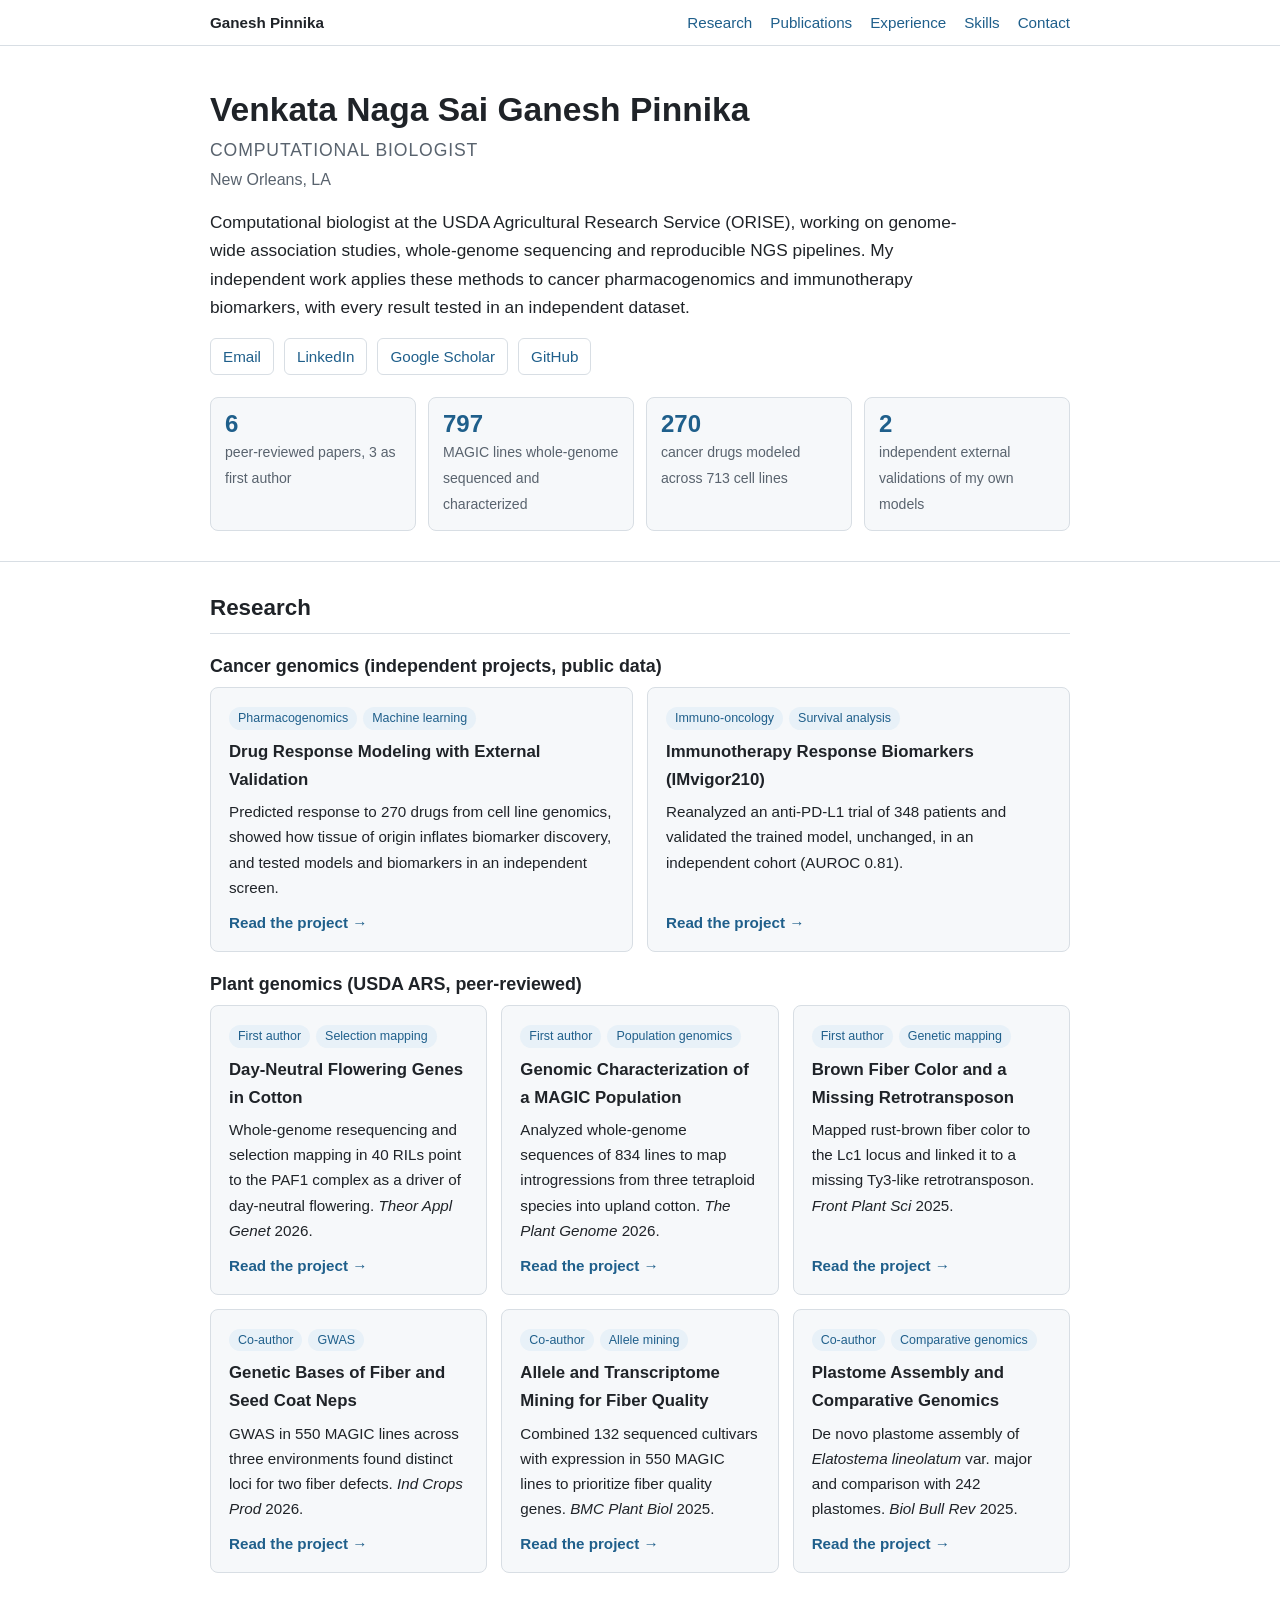
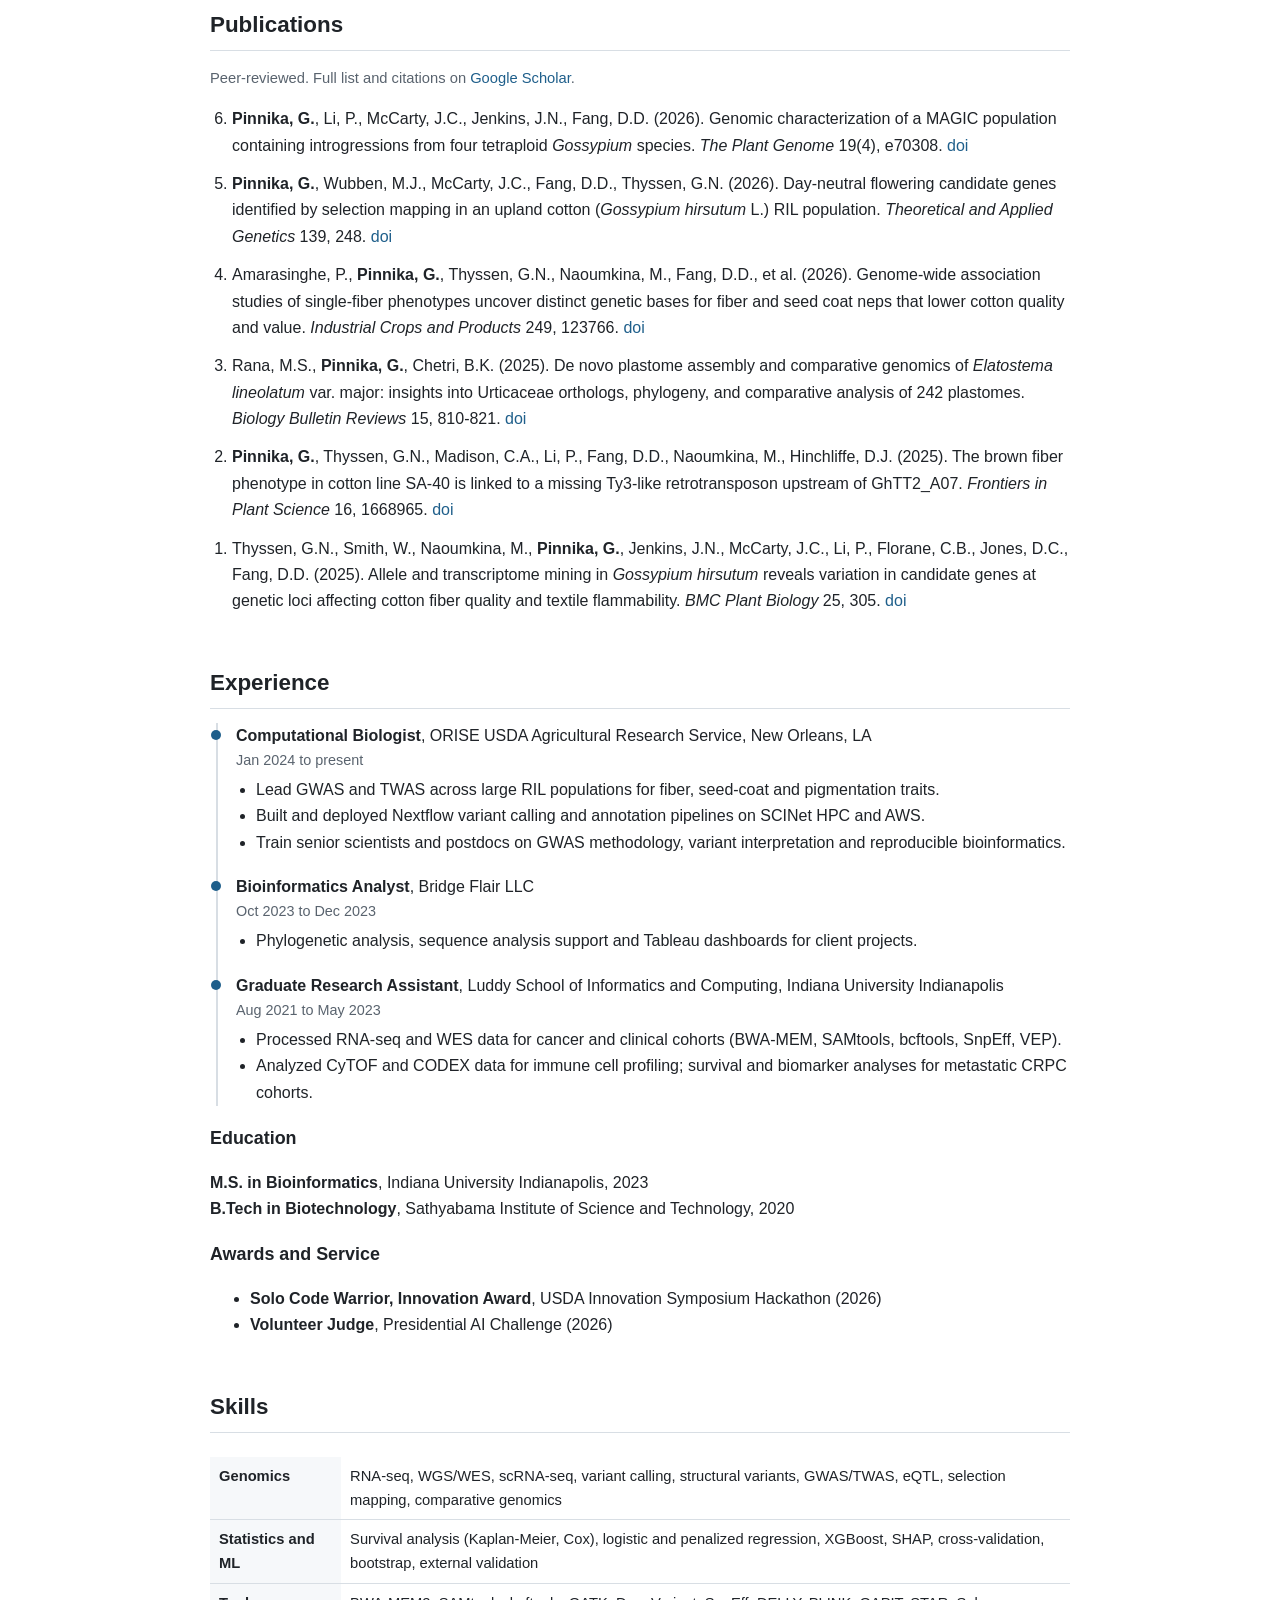
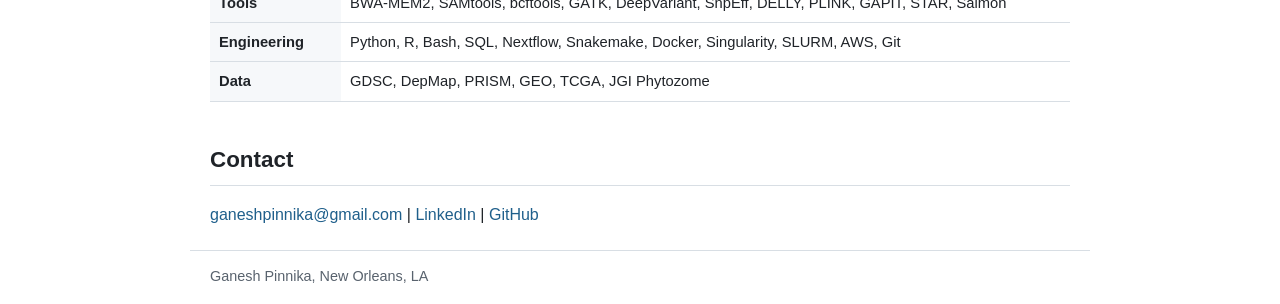
<file: index.html>
<!doctype html>
<html lang="en">
<head>
  <meta charset="utf-8">
  <meta name="viewport" content="width=device-width, initial-scale=1">
  <title>Ganesh Pinnika | Computational Biologist</title>
  <meta name="description" content="Ganesh Pinnika, computational biologist: genomics, GWAS/TWAS, NGS pipelines, cancer pharmacogenomics and immunotherapy biomarkers.">
  <link rel="stylesheet" href="style.css">
</head>
<body>
  <nav class="topnav"><div class="wrap">
    <a class="brand" href="index.html">Ganesh Pinnika</a>
    <a href="#research">Research</a>
    <a href="#publications">Publications</a>
    <a href="#experience">Experience</a>
    <a href="#skills">Skills</a>
    <a href="#contact">Contact</a>
  </div></nav>

  <header class="hero">
    <div class="wrap">
      <h1>Venkata Naga Sai Ganesh Pinnika</h1>
      <p class="role">Computational Biologist</p>
      <p class="loc">New Orleans, LA</p>
      <p class="lead">Computational biologist at the USDA Agricultural Research Service (ORISE), working on
        genome-wide association studies, whole-genome sequencing and reproducible NGS pipelines. My
        independent work applies these methods to cancer pharmacogenomics and immunotherapy biomarkers, with
        every result tested in an independent dataset.</p>
      <nav class="links">
        <a href="mailto:ganeshpinnika@gmail.com">Email</a>
        <a href="https://www.linkedin.com/in/ganesh-pinnika-906681164">LinkedIn</a>
        <a href="https://scholar.google.com/citations?user=00JbRsIAAAAJ&amp;hl=en">Google Scholar</a>
        <a href="https://github.com/ganeshpinnika27">GitHub</a>
      </nav>
      <div class="stats">
        <div class="stat"><b>6</b><span>peer-reviewed papers, 3 as first author</span></div>
        <div class="stat"><b>797</b><span>MAGIC lines whole-genome sequenced and characterized</span></div>
        <div class="stat"><b>270</b><span>cancer drugs modeled across 713 cell lines</span></div>
        <div class="stat"><b>2</b><span>independent external validations of my own models</span></div>
      </div>
    </div>
  </header>

  <main class="wrap">
    <section id="research">
      <h2>Research</h2>
      <h3>Cancer genomics (independent projects, public data)</h3>
      <div class="grid">
        <article class="card">
          <span><span class="tag">Pharmacogenomics</span><span class="tag">Machine learning</span></span>
          <h3>Drug Response Modeling with External Validation</h3>
          <p>Predicted response to 270 drugs from cell line genomics, showed how tissue of origin inflates
            biomarker discovery, and tested models and biomarkers in an independent screen.</p>
          <a class="more" href="projects/drug-response.html">Read the project &rarr;</a>
        </article>
        <article class="card">
          <span><span class="tag">Immuno-oncology</span><span class="tag">Survival analysis</span></span>
          <h3>Immunotherapy Response Biomarkers (IMvigor210)</h3>
          <p>Reanalyzed an anti-PD-L1 trial of 348 patients and validated the trained model, unchanged, in an
            independent cohort (AUROC 0.81).</p>
          <a class="more" href="projects/immunotherapy.html">Read the project &rarr;</a>
        </article>
      </div>

      <h3>Plant genomics (USDA ARS, peer-reviewed)</h3>
      <div class="grid">
        <article class="card">
          <span><span class="tag">First author</span><span class="tag">Selection mapping</span></span>
          <h3>Day-Neutral Flowering Genes in Cotton</h3>
          <p>Whole-genome resequencing and selection mapping in 40 RILs point to the PAF1 complex as a driver of
            day-neutral flowering. <i>Theor Appl Genet</i> 2026.</p>
          <a class="more" href="projects/day-neutral-flowering.html">Read the project &rarr;</a>
        </article>
        <article class="card">
          <span><span class="tag">First author</span><span class="tag">Population genomics</span></span>
          <h3>Genomic Characterization of a MAGIC Population</h3>
          <p>Analyzed whole-genome sequences of 834 lines to map introgressions from three tetraploid species into upland
            cotton. <i>The Plant Genome</i> 2026.</p>
          <a class="more" href="projects/magic-population.html">Read the project &rarr;</a>
        </article>
        <article class="card">
          <span><span class="tag">First author</span><span class="tag">Genetic mapping</span></span>
          <h3>Brown Fiber Color and a Missing Retrotransposon</h3>
          <p>Mapped rust-brown fiber color to the Lc1 locus and linked it to a missing Ty3-like retrotransposon.
            <i>Front Plant Sci</i> 2025.</p>
          <a class="more" href="projects/brown-fiber.html">Read the project &rarr;</a>
        </article>
        <article class="card">
          <span><span class="tag">Co-author</span><span class="tag">GWAS</span></span>
          <h3>Genetic Bases of Fiber and Seed Coat Neps</h3>
          <p>GWAS in 550 MAGIC lines across three environments found distinct loci for two fiber defects.
            <i>Ind Crops Prod</i> 2026.</p>
          <a class="more" href="projects/fiber-neps-gwas.html">Read the project &rarr;</a>
        </article>
        <article class="card">
          <span><span class="tag">Co-author</span><span class="tag">Allele mining</span></span>
          <h3>Allele and Transcriptome Mining for Fiber Quality</h3>
          <p>Combined 132 sequenced cultivars with expression in 550 MAGIC lines to prioritize fiber quality
            genes. <i>BMC Plant Biol</i> 2025.</p>
          <a class="more" href="projects/allele-mining.html">Read the project &rarr;</a>
        </article>
        <article class="card">
          <span><span class="tag">Co-author</span><span class="tag">Comparative genomics</span></span>
          <h3>Plastome Assembly and Comparative Genomics</h3>
          <p>De novo plastome assembly of <i>Elatostema lineolatum</i> var. major and comparison with 242
            plastomes. <i>Biol Bull Rev</i> 2025.</p>
          <a class="more" href="projects/plastome.html">Read the project &rarr;</a>
        </article>
      </div>
    </section>

    <section id="publications">
      <h2>Publications</h2>
      <p class="muted">Peer-reviewed. Full list and citations on
        <a href="https://scholar.google.com/citations?user=00JbRsIAAAAJ&amp;hl=en">Google Scholar</a>.</p>
      <ol class="pubs" reversed>
        <li><b>Pinnika, G.</b>, Li, P., McCarty, J.C., Jenkins, J.N., Fang, D.D. (2026). Genomic characterization
          of a MAGIC population containing introgressions from four tetraploid <i>Gossypium</i> species.
          <i>The Plant Genome</i> 19(4), e70308. <a href="https://doi.org/10.1002/tpg2.70308">doi</a></li>
        <li><b>Pinnika, G.</b>, Wubben, M.J., McCarty, J.C., Fang, D.D., Thyssen, G.N. (2026). Day-neutral
          flowering candidate genes identified by selection mapping in an upland cotton (<i>Gossypium
          hirsutum</i> L.) RIL population. <i>Theoretical and Applied Genetics</i> 139, 248.
          <a href="https://doi.org/10.1007/s00122-026-05357-9">doi</a></li>
        <li>Amarasinghe, P., <b>Pinnika, G.</b>, Thyssen, G.N., Naoumkina, M., Fang, D.D., et al. (2026).
          Genome-wide association studies of single-fiber phenotypes uncover distinct genetic bases for fiber
          and seed coat neps that lower cotton quality and value. <i>Industrial Crops and Products</i> 249,
          123766. <a href="https://doi.org/10.1016/j.indcrop.2026.123766">doi</a></li>
        <li>Rana, M.S., <b>Pinnika, G.</b>, Chetri, B.K. (2025). De novo plastome assembly and comparative
          genomics of <i>Elatostema lineolatum</i> var. major: insights into Urticaceae orthologs, phylogeny,
          and comparative analysis of 242 plastomes. <i>Biology Bulletin Reviews</i> 15, 810-821.
          <a href="https://doi.org/10.1134/S2079086425600353">doi</a></li>
        <li><b>Pinnika, G.</b>, Thyssen, G.N., Madison, C.A., Li, P., Fang, D.D., Naoumkina, M., Hinchliffe, D.J.
          (2025). The brown fiber phenotype in cotton line SA-40 is linked to a missing Ty3-like retrotransposon
          upstream of GhTT2_A07. <i>Frontiers in Plant Science</i> 16, 1668965.
          <a href="https://doi.org/10.3389/fpls.2025.1668965">doi</a></li>
        <li>Thyssen, G.N., Smith, W., Naoumkina, M., <b>Pinnika, G.</b>, Jenkins, J.N., McCarty, J.C., Li, P.,
          Florane, C.B., Jones, D.C., Fang, D.D. (2025). Allele and transcriptome mining in <i>Gossypium
          hirsutum</i> reveals variation in candidate genes at genetic loci affecting cotton fiber quality and
          textile flammability. <i>BMC Plant Biology</i> 25, 305.
          <a href="https://doi.org/10.1186/s12870-025-06306-2">doi</a></li>
      </ol>
    </section>

    <section id="experience">
      <h2>Experience</h2>
      <div class="timeline">
        <div class="item">
          <b>Computational Biologist</b>, ORISE USDA Agricultural Research Service, New Orleans, LA
          <div class="when">Jan 2024 to present</div>
          <ul>
            <li>Lead GWAS and TWAS across large RIL populations for fiber, seed-coat and pigmentation traits.</li>
            <li>Built and deployed Nextflow variant calling and annotation pipelines on SCINet HPC and AWS.</li>
            <li>Train senior scientists and postdocs on GWAS methodology, variant interpretation and reproducible bioinformatics.</li>
          </ul>
        </div>
        <div class="item">
          <b>Bioinformatics Analyst</b>, Bridge Flair LLC
          <div class="when">Oct 2023 to Dec 2023</div>
          <ul><li>Phylogenetic analysis, sequence analysis support and Tableau dashboards for client projects.</li></ul>
        </div>
        <div class="item">
          <b>Graduate Research Assistant</b>, Luddy School of Informatics and Computing, Indiana University Indianapolis
          <div class="when">Aug 2021 to May 2023</div>
          <ul>
            <li>Processed RNA-seq and WES data for cancer and clinical cohorts (BWA-MEM, SAMtools, bcftools, SnpEff, VEP).</li>
            <li>Analyzed CyTOF and CODEX data for immune cell profiling; survival and biomarker analyses for metastatic CRPC cohorts.</li>
          </ul>
        </div>
      </div>
      <h3>Education</h3>
      <p><b>M.S. in Bioinformatics</b>, Indiana University Indianapolis, 2023<br>
        <b>B.Tech in Biotechnology</b>, Sathyabama Institute of Science and Technology, 2020</p>
      <h3>Awards and Service</h3>
      <ul>
        <li><b>Solo Code Warrior, Innovation Award</b>, USDA Innovation Symposium Hackathon (2026)</li>
        <li><b>Volunteer Judge</b>, Presidential AI Challenge (2026)</li>
      </ul>
    </section>

    <section id="skills">
      <h2>Skills</h2>
      <div class="tablewrap"><table>
        <tr><th>Genomics</th><td>RNA-seq, WGS/WES, scRNA-seq, variant calling, structural variants, GWAS/TWAS, eQTL, selection mapping, comparative genomics</td></tr>
        <tr><th>Statistics and ML</th><td>Survival analysis (Kaplan-Meier, Cox), logistic and penalized regression, XGBoost, SHAP, cross-validation, bootstrap, external validation</td></tr>
        <tr><th>Tools</th><td>BWA-MEM2, SAMtools, bcftools, GATK, DeepVariant, SnpEff, DELLY, PLINK, GAPIT, STAR, Salmon</td></tr>
        <tr><th>Engineering</th><td>Python, R, Bash, SQL, Nextflow, Snakemake, Docker, Singularity, SLURM, AWS, Git</td></tr>
        <tr><th>Data</th><td>GDSC, DepMap, PRISM, GEO, TCGA, JGI Phytozome</td></tr>
      </table></div>
    </section>

    <section id="contact">
      <h2>Contact</h2>
      <p><a href="mailto:ganeshpinnika@gmail.com">ganeshpinnika@gmail.com</a> |
        <a href="https://www.linkedin.com/in/ganesh-pinnika-906681164">LinkedIn</a> |
        <a href="https://github.com/ganeshpinnika27">GitHub</a></p>
    </section>
  </main>

  <footer class="wrap"><p>Ganesh Pinnika, New Orleans, LA</p></footer>
</body>
</html>
</file>
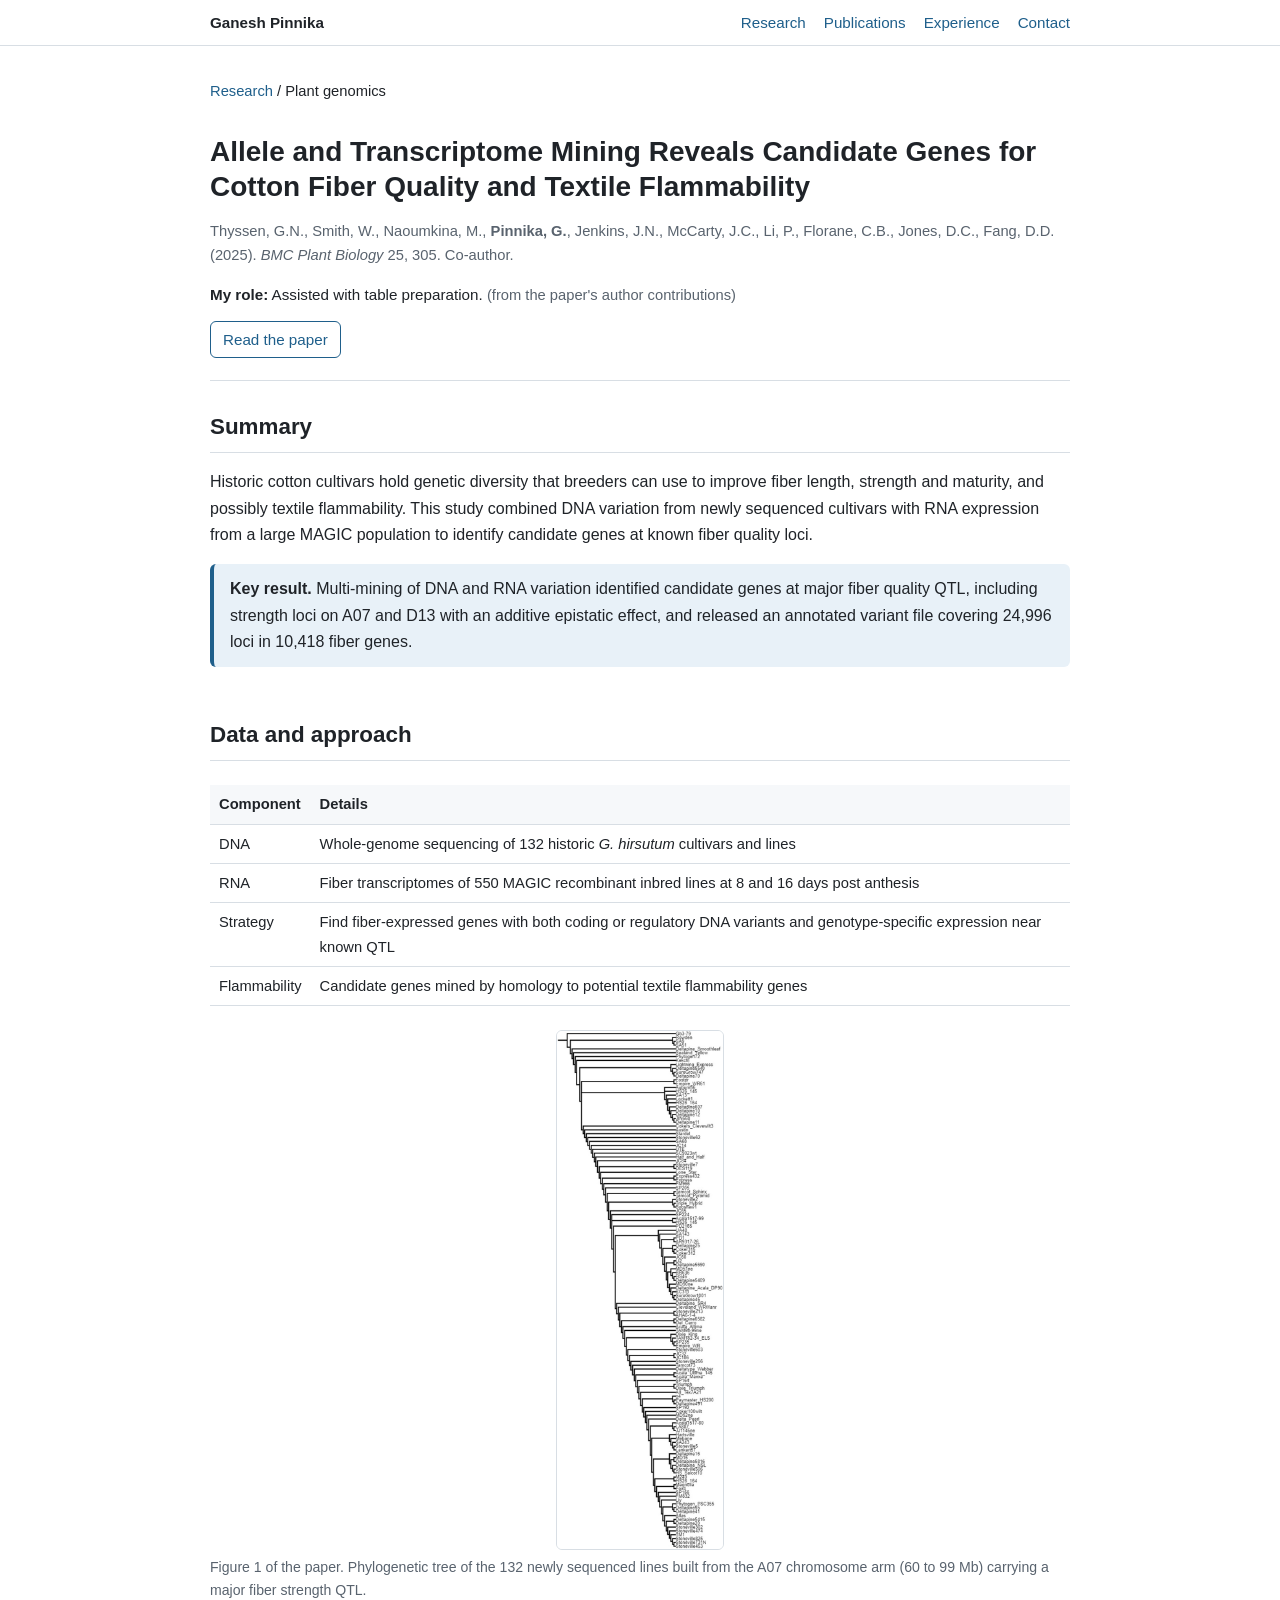
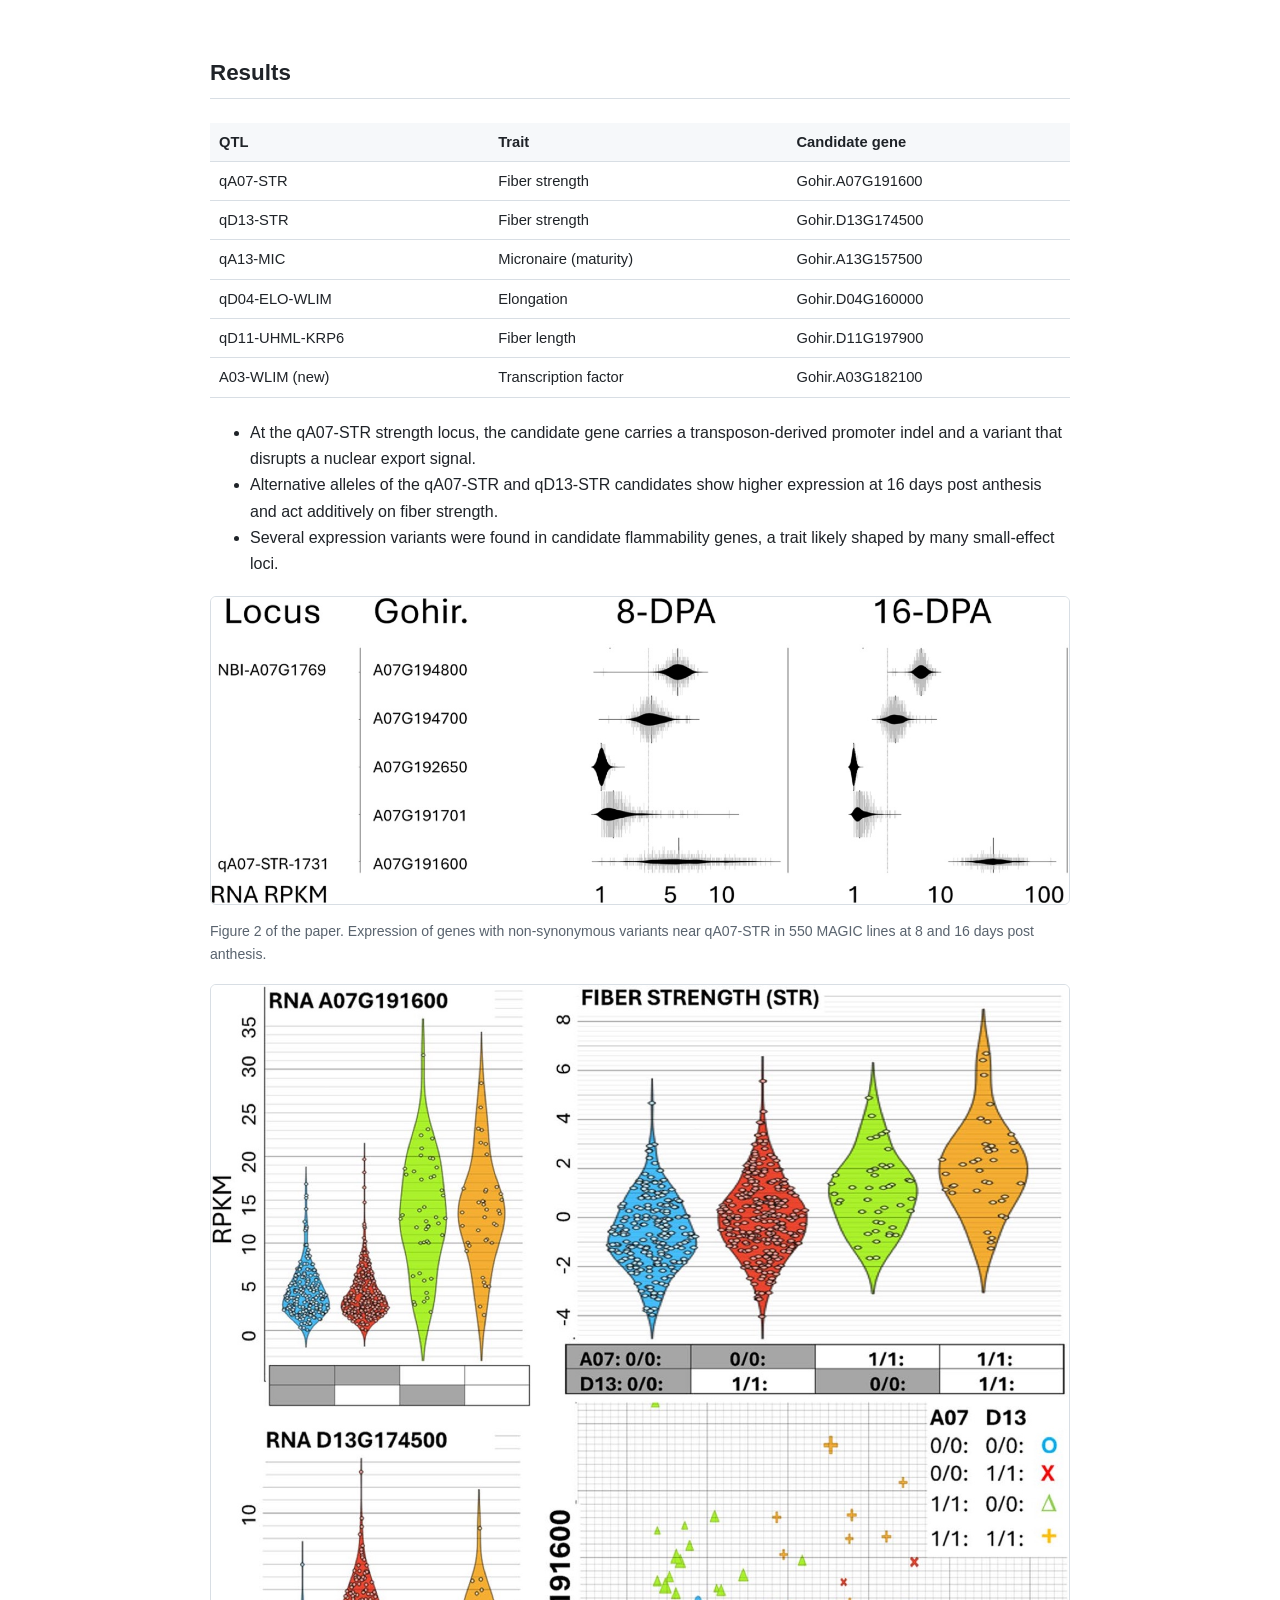
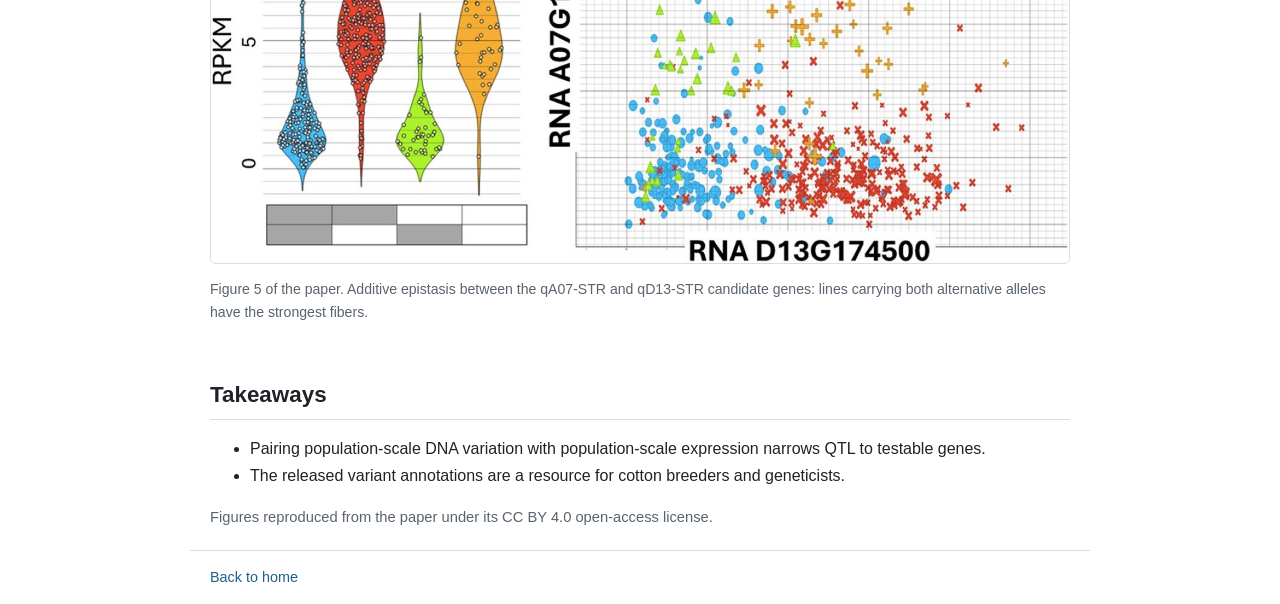
<file: projects/allele-mining.html>
<!doctype html>
<html lang="en">
<head>
  <meta charset="utf-8">
  <meta name="viewport" content="width=device-width, initial-scale=1">
  <title>Allele and Transcriptome Mining for Fiber Quality | Ganesh Pinnika</title>
  <link rel="stylesheet" href="../style.css">
</head>
<body>
  <nav class="topnav"><div class="wrap">
    <a class="brand" href="../index.html">Ganesh Pinnika</a>
    <a href="../index.html#research">Research</a>
    <a href="../index.html#publications">Publications</a>
    <a href="../index.html#experience">Experience</a>
    <a href="../index.html#contact">Contact</a>
  </div></nav>

  <main class="wrap">
    <p class="crumb"><a href="../index.html#research">Research</a> / Plant genomics</p>
    <header class="page-head">
      <h1>Allele and Transcriptome Mining Reveals Candidate Genes for Cotton Fiber Quality and Textile Flammability</h1>
      <p class="cite">Thyssen, G.N., Smith, W., Naoumkina, M., <b>Pinnika, G.</b>, Jenkins, J.N., McCarty, J.C.,
        Li, P., Florane, C.B., Jones, D.C., Fang, D.D. (2025). <i>BMC Plant Biology</i> 25, 305. Co-author.</p>
      <p class="myrole"><b>My role:</b> Assisted with table preparation. <span class="muted">(from the paper's author contributions)</span></p>
      <a class="btn" href="https://doi.org/10.1186/s12870-025-06306-2">Read the paper</a>
    </header>

    <section>
      <h2>Summary</h2>
      <p>Historic cotton cultivars hold genetic diversity that breeders can use to improve fiber length,
        strength and maturity, and possibly textile flammability. This study combined DNA variation from newly
        sequenced cultivars with RNA expression from a large MAGIC population to identify candidate genes at
        known fiber quality loci.</p>
      <div class="callout"><p><b>Key result.</b> Multi-mining of DNA and RNA variation identified candidate
        genes at major fiber quality QTL, including strength loci on A07 and D13 with an additive epistatic
        effect, and released an annotated variant file covering 24,996 loci in 10,418 fiber genes.</p></div>
    </section>

    <section>
      <h2>Data and approach</h2>
      <div class="tablewrap"><table>
        <tr><th>Component</th><th>Details</th></tr>
        <tr><td>DNA</td><td>Whole-genome sequencing of 132 historic <i>G. hirsutum</i> cultivars and lines</td></tr>
        <tr><td>RNA</td><td>Fiber transcriptomes of 550 MAGIC recombinant inbred lines at 8 and 16 days post anthesis</td></tr>
        <tr><td>Strategy</td><td>Find fiber-expressed genes with both coding or regulatory DNA variants and genotype-specific expression near known QTL</td></tr>
        <tr><td>Flammability</td><td>Candidate genes mined by homology to potential textile flammability genes</td></tr>
      </table></div>
      <figure class="tall"><img src="../assets/allele/fig1.jpg" alt="Phylogenetic tree of 132 cotton lines at the A07 strength locus" loading="lazy">
        <figcaption>Figure 1 of the paper. Phylogenetic tree of the 132 newly sequenced lines built from the A07 chromosome arm (60 to 99 Mb) carrying a major fiber strength QTL.</figcaption></figure>
    </section>

    <section>
      <h2>Results</h2>
      <div class="tablewrap"><table>
        <tr><th>QTL</th><th>Trait</th><th>Candidate gene</th></tr>
        <tr><td>qA07-STR</td><td>Fiber strength</td><td>Gohir.A07G191600</td></tr>
        <tr><td>qD13-STR</td><td>Fiber strength</td><td>Gohir.D13G174500</td></tr>
        <tr><td>qA13-MIC</td><td>Micronaire (maturity)</td><td>Gohir.A13G157500</td></tr>
        <tr><td>qD04-ELO-WLIM</td><td>Elongation</td><td>Gohir.D04G160000</td></tr>
        <tr><td>qD11-UHML-KRP6</td><td>Fiber length</td><td>Gohir.D11G197900</td></tr>
        <tr><td>A03-WLIM (new)</td><td>Transcription factor</td><td>Gohir.A03G182100</td></tr>
      </table></div>
      <ul>
        <li>At the qA07-STR strength locus, the candidate gene carries a transposon-derived promoter indel and a
          variant that disrupts a nuclear export signal.</li>
        <li>Alternative alleles of the qA07-STR and qD13-STR candidates show higher expression at 16 days post
          anthesis and act additively on fiber strength.</li>
        <li>Several expression variants were found in candidate flammability genes, a trait likely shaped by many small-effect loci.</li>
      </ul>
      <figure><img src="../assets/allele/fig2.jpg" alt="Expression of genes near the qA07-STR locus" loading="lazy">
        <figcaption>Figure 2 of the paper. Expression of genes with non-synonymous variants near qA07-STR in 550 MAGIC lines at 8 and 16 days post anthesis.</figcaption></figure>
      <figure><img src="../assets/allele/fig5.jpg" alt="Additive epistasis between A07 and D13 strength candidates" loading="lazy">
        <figcaption>Figure 5 of the paper. Additive epistasis between the qA07-STR and qD13-STR candidate genes: lines carrying both alternative alleles have the strongest fibers.</figcaption></figure>
    </section>

    <section>
      <h2>Takeaways</h2>
      <ul>
        <li>Pairing population-scale DNA variation with population-scale expression narrows QTL to testable genes.</li>
        <li>The released variant annotations are a resource for cotton breeders and geneticists.</li>
      </ul>
      <p class="muted">Figures reproduced from the paper under its CC BY 4.0 open-access license.</p>
    </section>
  </main>

  <footer class="wrap"><p><a href="../index.html">Back to home</a></p></footer>
</body>
</html>
</file>
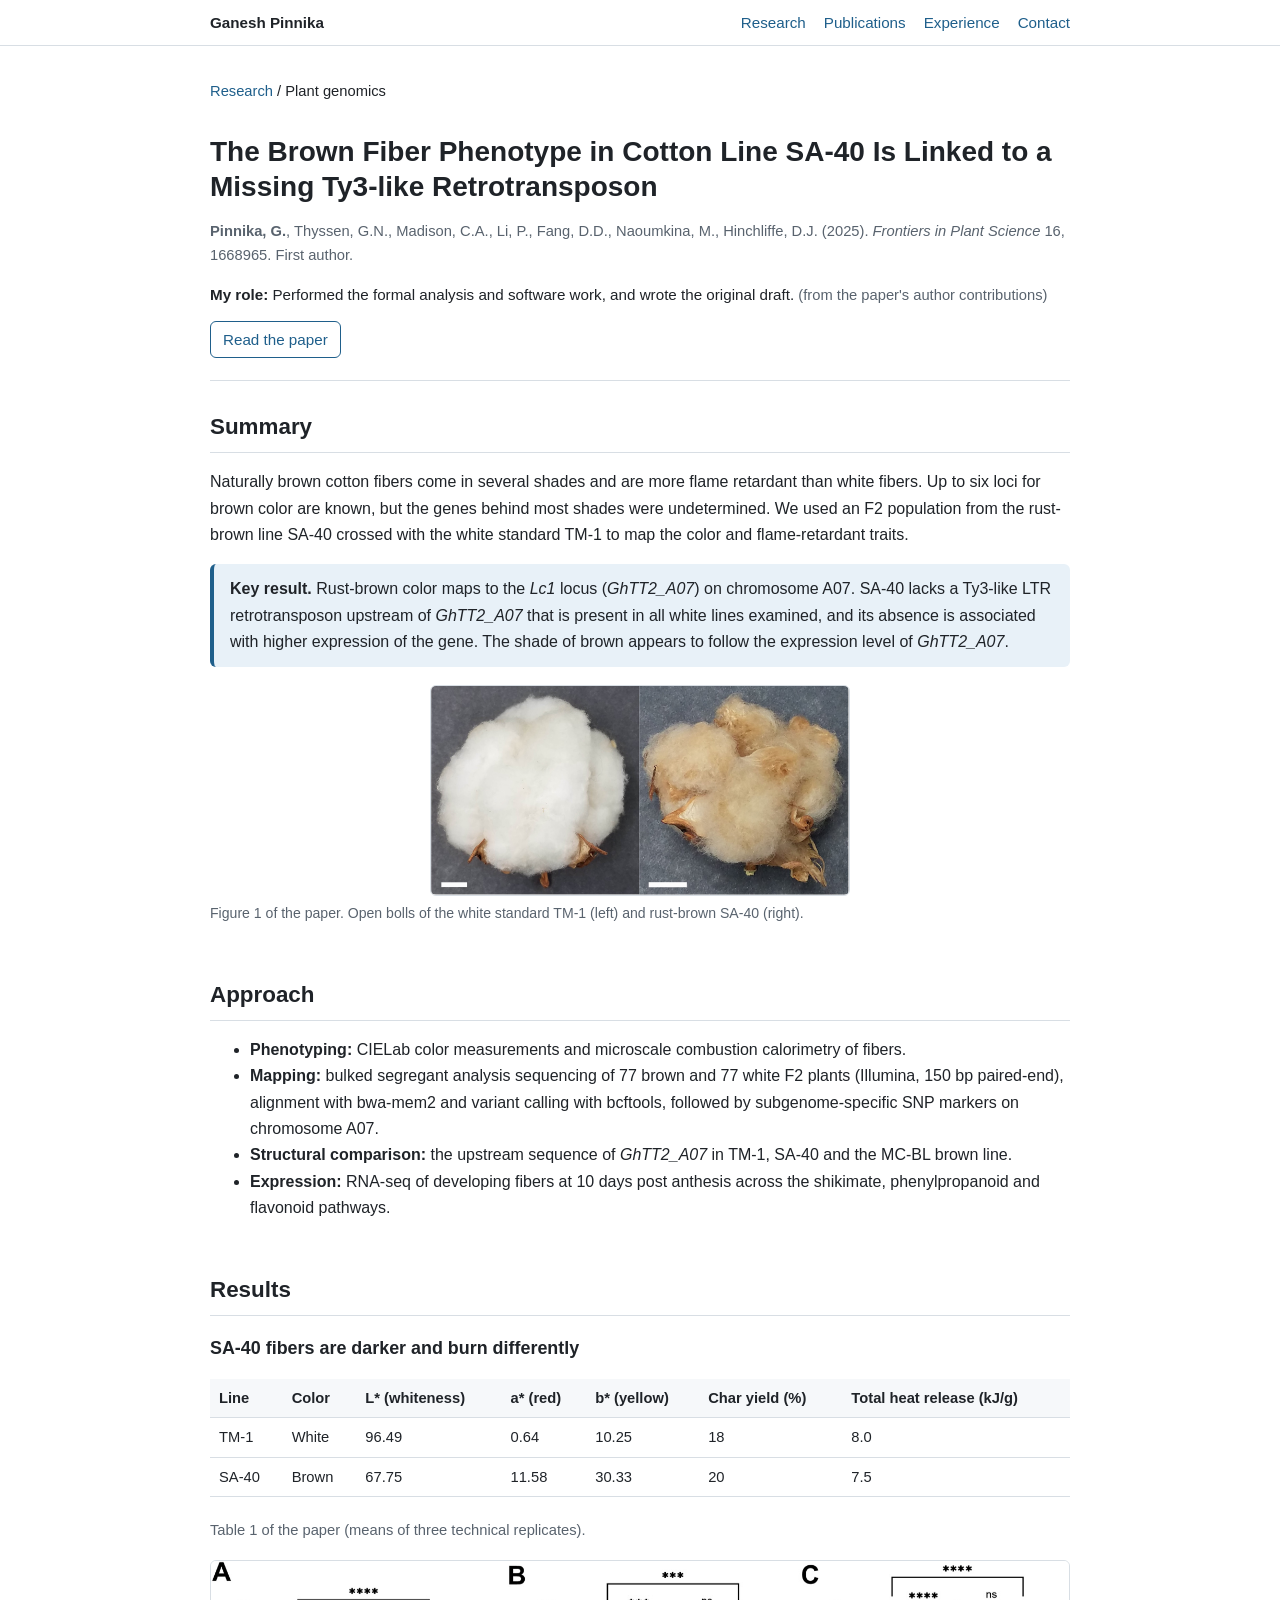
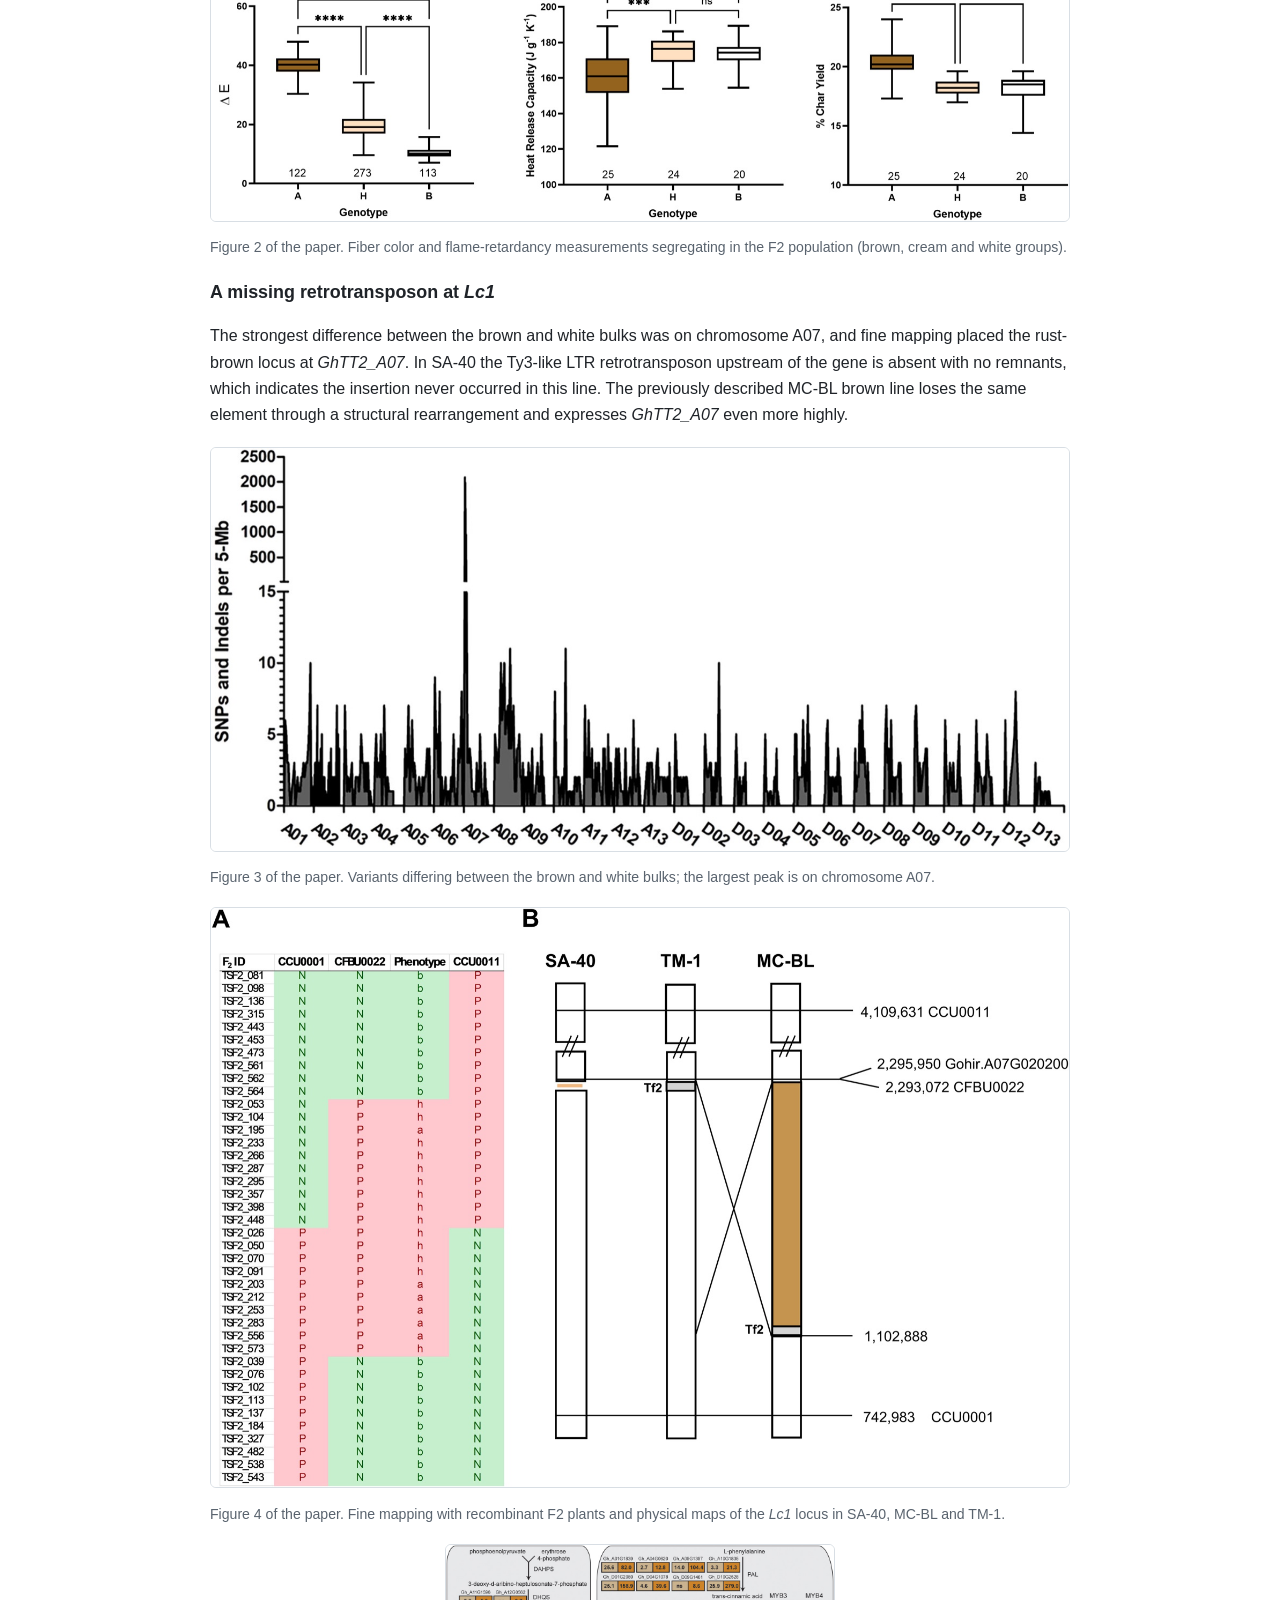
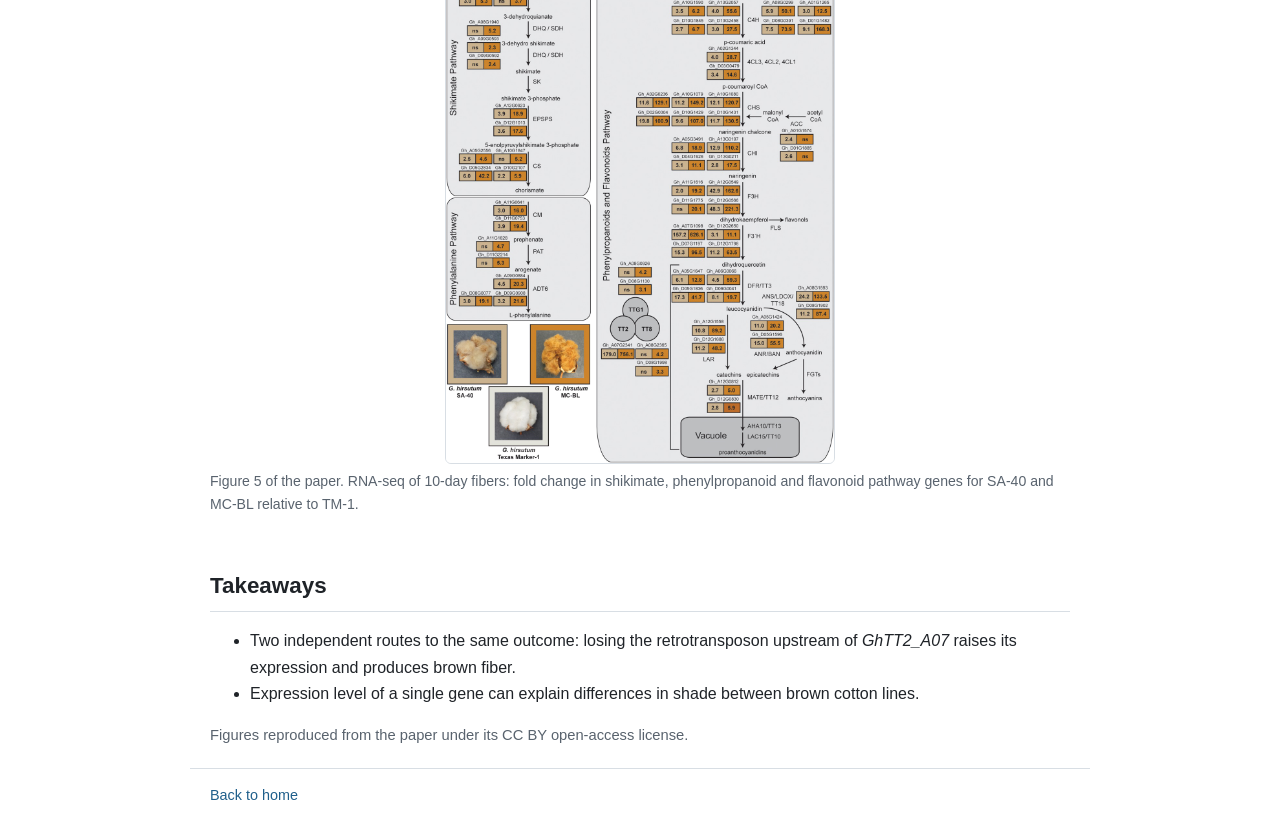
<file: projects/brown-fiber.html>
<!doctype html>
<html lang="en">
<head>
  <meta charset="utf-8">
  <meta name="viewport" content="width=device-width, initial-scale=1">
  <title>Brown Fiber Color and a Missing Retrotransposon | Ganesh Pinnika</title>
  <link rel="stylesheet" href="../style.css">
</head>
<body>
  <nav class="topnav"><div class="wrap">
    <a class="brand" href="../index.html">Ganesh Pinnika</a>
    <a href="../index.html#research">Research</a>
    <a href="../index.html#publications">Publications</a>
    <a href="../index.html#experience">Experience</a>
    <a href="../index.html#contact">Contact</a>
  </div></nav>

  <main class="wrap">
    <p class="crumb"><a href="../index.html#research">Research</a> / Plant genomics</p>
    <header class="page-head">
      <h1>The Brown Fiber Phenotype in Cotton Line SA-40 Is Linked to a Missing Ty3-like Retrotransposon</h1>
      <p class="cite"><b>Pinnika, G.</b>, Thyssen, G.N., Madison, C.A., Li, P., Fang, D.D., Naoumkina, M.,
        Hinchliffe, D.J. (2025). <i>Frontiers in Plant Science</i> 16, 1668965. First author.</p>
      <p class="myrole"><b>My role:</b> Performed the formal analysis and software work, and wrote the original draft. <span class="muted">(from the paper's author contributions)</span></p>
      <a class="btn" href="https://doi.org/10.3389/fpls.2025.1668965">Read the paper</a>
    </header>

    <section>
      <h2>Summary</h2>
      <p>Naturally brown cotton fibers come in several shades and are more flame retardant than white fibers.
        Up to six loci for brown color are known, but the genes behind most shades were undetermined. We used
        an F2 population from the rust-brown line SA-40 crossed with the white standard TM-1 to map the color
        and flame-retardant traits.</p>
      <div class="callout"><p><b>Key result.</b> Rust-brown color maps to the <i>Lc1</i> locus
        (<i>GhTT2_A07</i>) on chromosome A07. SA-40 lacks a Ty3-like LTR retrotransposon upstream of
        <i>GhTT2_A07</i> that is present in all white lines examined, and its absence is associated with higher
        expression of the gene. The shade of brown appears to follow the expression level of
        <i>GhTT2_A07</i>.</p></div>
      <figure class="narrow"><img src="../assets/brown/fig1.jpg" alt="Open bolls of TM-1 and SA-40" loading="lazy">
        <figcaption>Figure 1 of the paper. Open bolls of the white standard TM-1 (left) and rust-brown SA-40 (right).</figcaption></figure>
    </section>

    <section>
      <h2>Approach</h2>
      <ul>
        <li><b>Phenotyping:</b> CIELab color measurements and microscale combustion calorimetry of fibers.</li>
        <li><b>Mapping:</b> bulked segregant analysis sequencing of 77 brown and 77 white F2 plants (Illumina,
          150 bp paired-end), alignment with bwa-mem2 and variant calling with bcftools, followed by
          subgenome-specific SNP markers on chromosome A07.</li>
        <li><b>Structural comparison:</b> the upstream sequence of <i>GhTT2_A07</i> in TM-1, SA-40 and the
          MC-BL brown line.</li>
        <li><b>Expression:</b> RNA-seq of developing fibers at 10 days post anthesis across the shikimate,
          phenylpropanoid and flavonoid pathways.</li>
      </ul>
    </section>

    <section>
      <h2>Results</h2>
      <h3>SA-40 fibers are darker and burn differently</h3>
      <div class="tablewrap"><table>
        <tr><th>Line</th><th>Color</th><th>L* (whiteness)</th><th>a* (red)</th><th>b* (yellow)</th><th>Char yield (%)</th><th>Total heat release (kJ/g)</th></tr>
        <tr><td>TM-1</td><td>White</td><td>96.49</td><td>0.64</td><td>10.25</td><td>18</td><td>8.0</td></tr>
        <tr><td>SA-40</td><td>Brown</td><td>67.75</td><td>11.58</td><td>30.33</td><td>20</td><td>7.5</td></tr>
      </table></div>
      <p class="muted">Table 1 of the paper (means of three technical replicates).</p>
      <figure><img src="../assets/brown/fig2.jpg" alt="Color and flame retardancy in the F2 population" loading="lazy">
        <figcaption>Figure 2 of the paper. Fiber color and flame-retardancy measurements segregating in the F2 population (brown, cream and white groups).</figcaption></figure>

      <h3>A missing retrotransposon at <i>Lc1</i></h3>
      <p>The strongest difference between the brown and white bulks was on chromosome A07, and fine mapping
        placed the rust-brown locus at <i>GhTT2_A07</i>. In SA-40 the Ty3-like LTR retrotransposon upstream of
        the gene is absent with no remnants, which indicates the insertion never occurred in this line. The
        previously described MC-BL brown line loses the same element through a structural rearrangement and
        expresses <i>GhTT2_A07</i> even more highly.</p>
      <figure><img src="../assets/brown/fig3.jpg" alt="Distribution of variants between brown and white bulks" loading="lazy">
        <figcaption>Figure 3 of the paper. Variants differing between the brown and white bulks; the largest peak is on chromosome A07.</figcaption></figure>
      <figure><img src="../assets/brown/fig4.jpg" alt="Physical maps of the Lc1 locus" loading="lazy">
        <figcaption>Figure 4 of the paper. Fine mapping with recombinant F2 plants and physical maps of the <i>Lc1</i> locus in SA-40, MC-BL and TM-1.</figcaption></figure>
      <figure class="tall"><img src="../assets/brown/fig5.jpg" alt="Expression of phenylpropanoid and flavonoid pathway genes" loading="lazy">
        <figcaption>Figure 5 of the paper. RNA-seq of 10-day fibers: fold change in shikimate, phenylpropanoid and flavonoid pathway genes for SA-40 and MC-BL relative to TM-1.</figcaption></figure>
    </section>

    <section>
      <h2>Takeaways</h2>
      <ul>
        <li>Two independent routes to the same outcome: losing the retrotransposon upstream of <i>GhTT2_A07</i> raises its expression and produces brown fiber.</li>
        <li>Expression level of a single gene can explain differences in shade between brown cotton lines.</li>
      </ul>
      <p class="muted">Figures reproduced from the paper under its CC BY open-access license.</p>
    </section>
  </main>

  <footer class="wrap"><p><a href="../index.html">Back to home</a></p></footer>
</body>
</html>
</file>
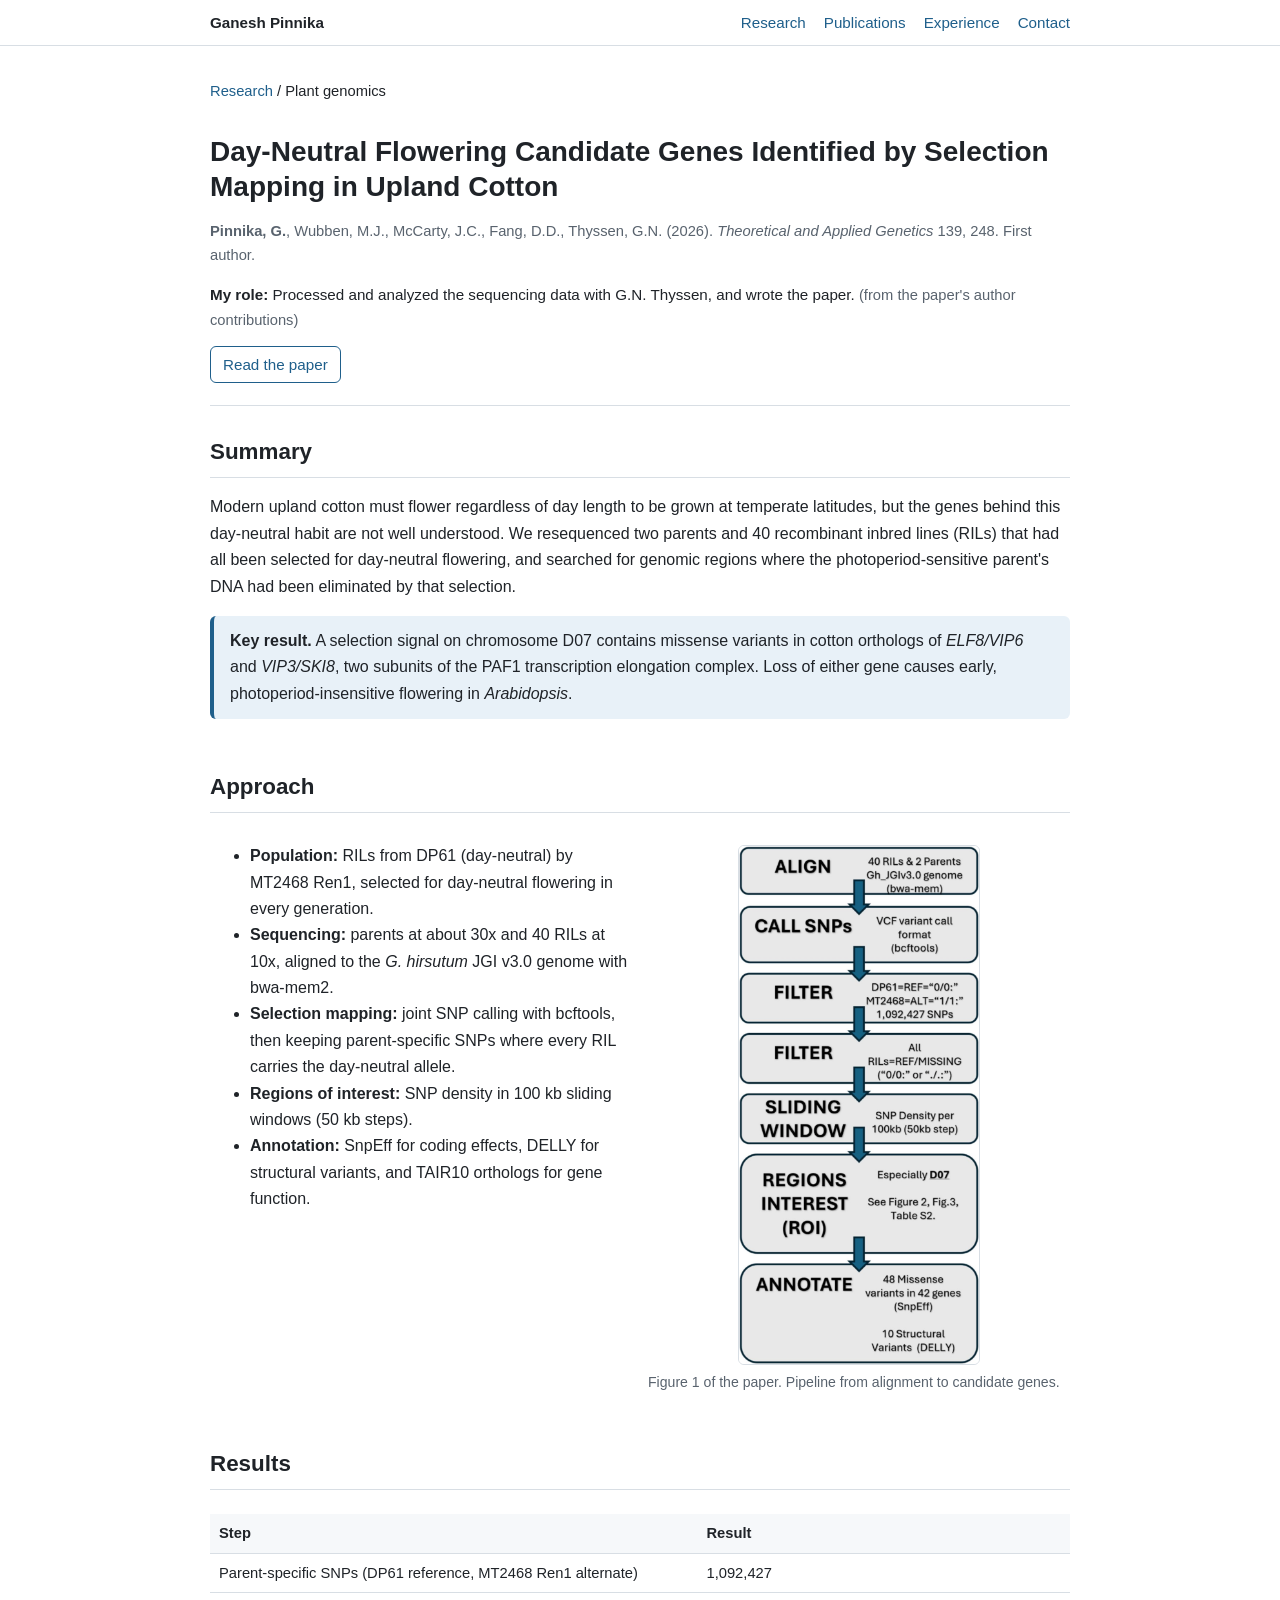
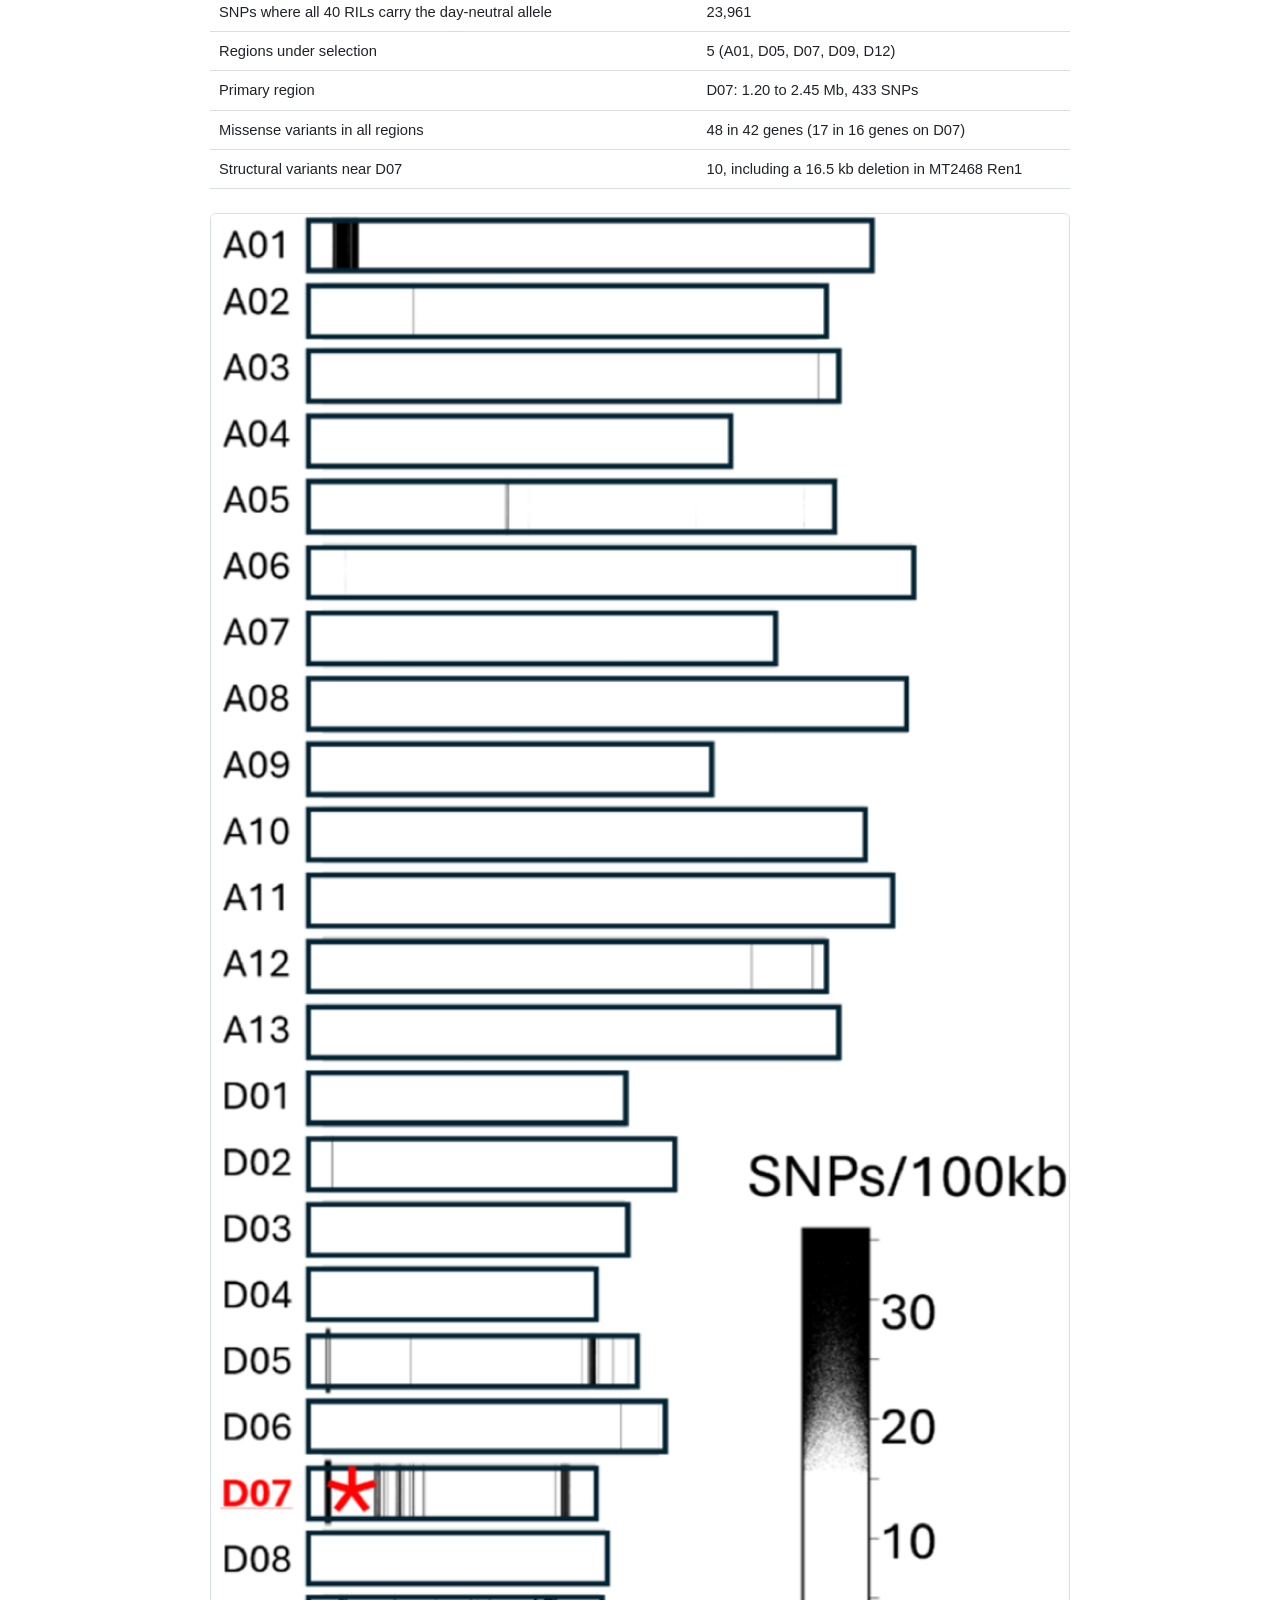
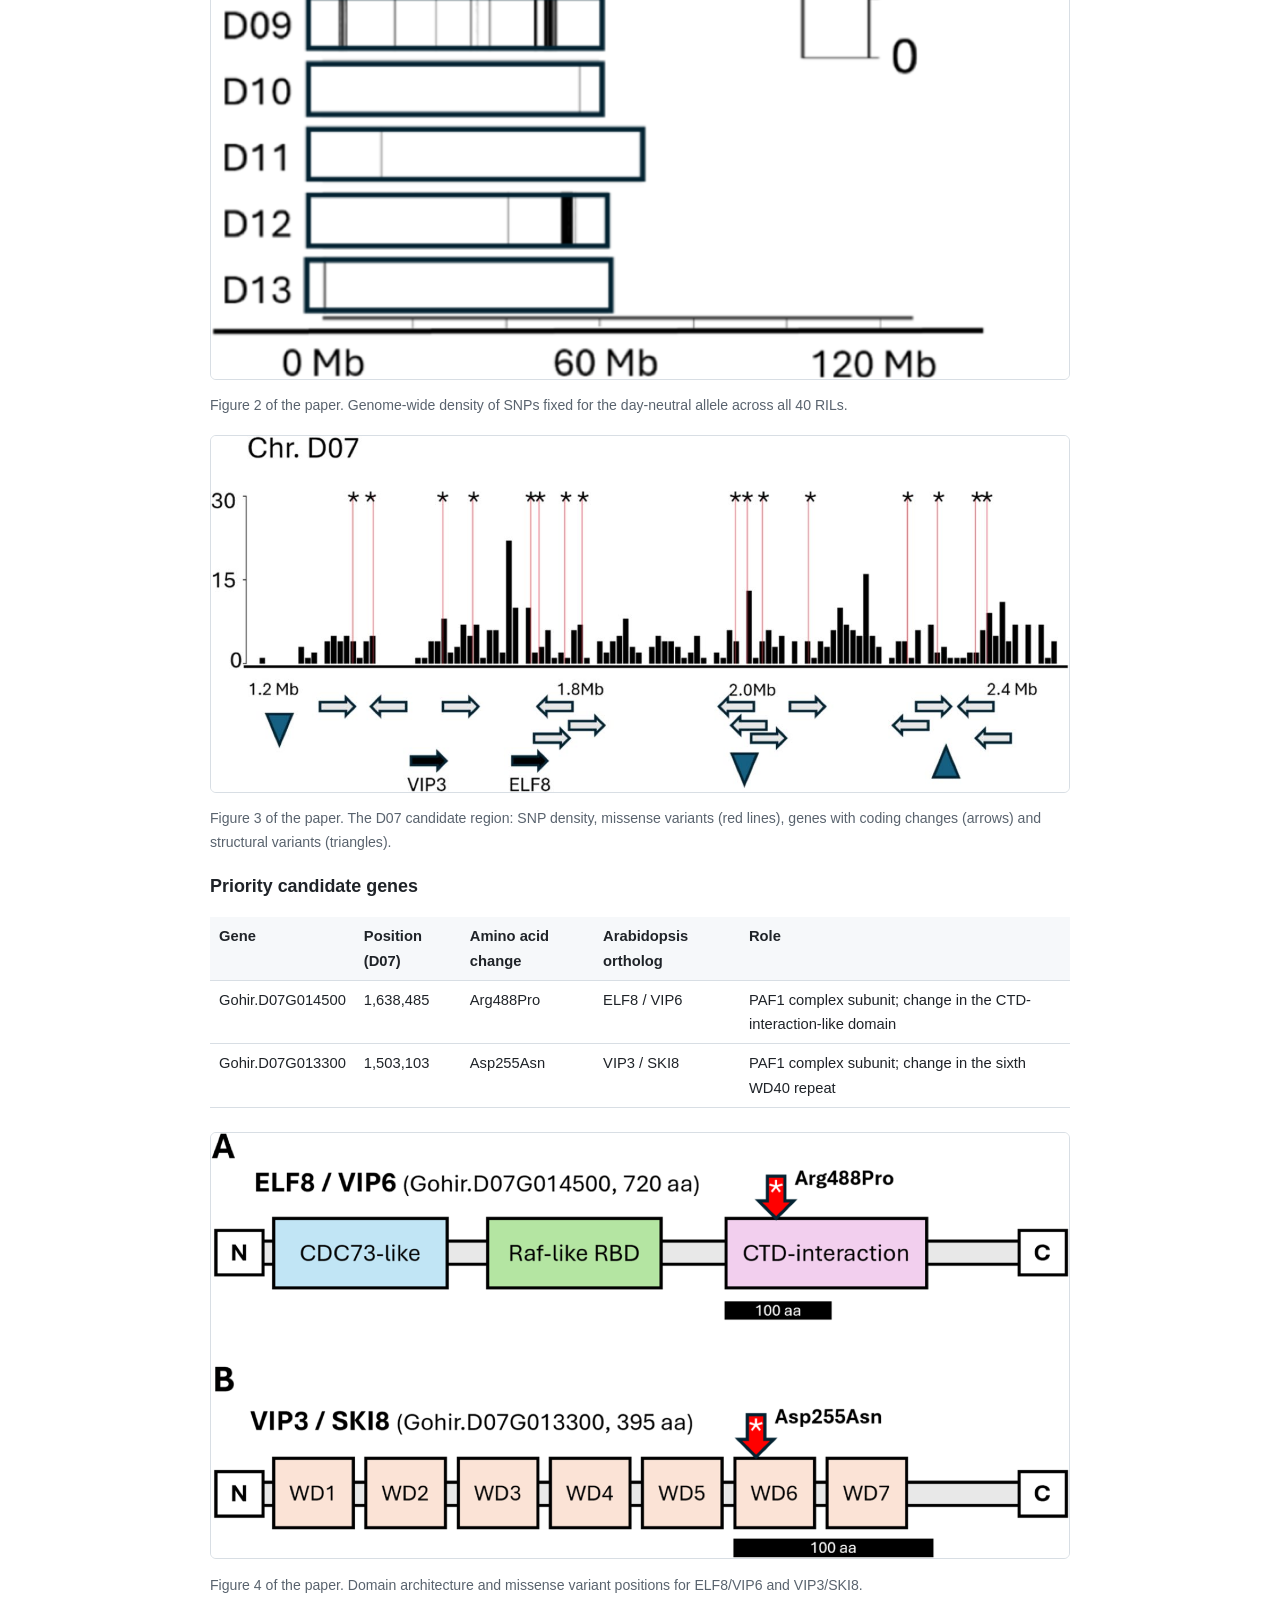
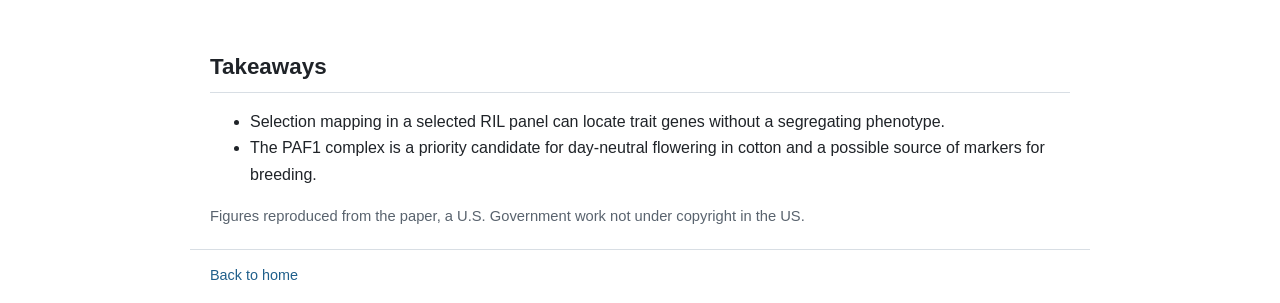
<file: projects/day-neutral-flowering.html>
<!doctype html>
<html lang="en">
<head>
  <meta charset="utf-8">
  <meta name="viewport" content="width=device-width, initial-scale=1">
  <title>Day-Neutral Flowering Genes in Cotton | Ganesh Pinnika</title>
  <link rel="stylesheet" href="../style.css">
</head>
<body>
  <nav class="topnav"><div class="wrap">
    <a class="brand" href="../index.html">Ganesh Pinnika</a>
    <a href="../index.html#research">Research</a>
    <a href="../index.html#publications">Publications</a>
    <a href="../index.html#experience">Experience</a>
    <a href="../index.html#contact">Contact</a>
  </div></nav>

  <main class="wrap">
    <p class="crumb"><a href="../index.html#research">Research</a> / Plant genomics</p>
    <header class="page-head">
      <h1>Day-Neutral Flowering Candidate Genes Identified by Selection Mapping in Upland Cotton</h1>
      <p class="cite"><b>Pinnika, G.</b>, Wubben, M.J., McCarty, J.C., Fang, D.D., Thyssen, G.N. (2026).
        <i>Theoretical and Applied Genetics</i> 139, 248. First author.</p>
      <p class="myrole"><b>My role:</b> Processed and analyzed the sequencing data with G.N. Thyssen, and wrote the paper. <span class="muted">(from the paper's author contributions)</span></p>
      <a class="btn" href="https://doi.org/10.1007/s00122-026-05357-9">Read the paper</a>
    </header>

    <section>
      <h2>Summary</h2>
      <p>Modern upland cotton must flower regardless of day length to be grown at temperate latitudes, but the
        genes behind this day-neutral habit are not well understood. We resequenced two parents and 40
        recombinant inbred lines (RILs) that had all been selected for day-neutral flowering, and searched for
        genomic regions where the photoperiod-sensitive parent's DNA had been eliminated by that selection.</p>
      <div class="callout"><p><b>Key result.</b> A selection signal on chromosome D07 contains missense variants
        in cotton orthologs of <i>ELF8/VIP6</i> and <i>VIP3/SKI8</i>, two subunits of the PAF1 transcription
        elongation complex. Loss of either gene causes early, photoperiod-insensitive flowering in
        <i>Arabidopsis</i>.</p></div>
    </section>

    <section>
      <h2>Approach</h2>
      <div class="two">
        <div>
          <ul>
            <li><b>Population:</b> RILs from DP61 (day-neutral) by MT2468 Ren1, selected for day-neutral flowering in every generation.</li>
            <li><b>Sequencing:</b> parents at about 30x and 40 RILs at 10x, aligned to the <i>G. hirsutum</i> JGI v3.0 genome with bwa-mem2.</li>
            <li><b>Selection mapping:</b> joint SNP calling with bcftools, then keeping parent-specific SNPs where every RIL carries the day-neutral allele.</li>
            <li><b>Regions of interest:</b> SNP density in 100 kb sliding windows (50 kb steps).</li>
            <li><b>Annotation:</b> SnpEff for coding effects, DELLY for structural variants, and TAIR10 orthologs for gene function.</li>
          </ul>
        </div>
        <figure class="tall"><img src="../assets/tag/fig1_pipeline.png" alt="Selection mapping pipeline" loading="lazy">
          <figcaption>Figure 1 of the paper. Pipeline from alignment to candidate genes.</figcaption></figure>
      </div>
    </section>

    <section>
      <h2>Results</h2>
      <div class="tablewrap"><table>
        <tr><th>Step</th><th>Result</th></tr>
        <tr><td>Parent-specific SNPs (DP61 reference, MT2468 Ren1 alternate)</td><td>1,092,427</td></tr>
        <tr><td>SNPs where all 40 RILs carry the day-neutral allele</td><td>23,961</td></tr>
        <tr><td>Regions under selection</td><td>5 (A01, D05, D07, D09, D12)</td></tr>
        <tr><td>Primary region</td><td>D07: 1.20 to 2.45 Mb, 433 SNPs</td></tr>
        <tr><td>Missense variants in all regions</td><td>48 in 42 genes (17 in 16 genes on D07)</td></tr>
        <tr><td>Structural variants near D07</td><td>10, including a 16.5 kb deletion in MT2468 Ren1</td></tr>
      </table></div>

      <figure><img src="../assets/tag/fig2_genome.png" alt="Genome-wide density of SNPs fixed for the day-neutral allele" loading="lazy">
        <figcaption>Figure 2 of the paper. Genome-wide density of SNPs fixed for the day-neutral allele across all 40 RILs.</figcaption></figure>

      <figure><img src="../assets/tag/fig3_d07.png" alt="Candidate region on chromosome D07" loading="lazy">
        <figcaption>Figure 3 of the paper. The D07 candidate region: SNP density, missense variants (red lines), genes with coding changes (arrows) and structural variants (triangles).</figcaption></figure>

      <h3>Priority candidate genes</h3>
      <div class="tablewrap"><table>
        <tr><th>Gene</th><th>Position (D07)</th><th>Amino acid change</th><th>Arabidopsis ortholog</th><th>Role</th></tr>
        <tr><td>Gohir.D07G014500</td><td>1,638,485</td><td>Arg488Pro</td><td>ELF8 / VIP6</td><td>PAF1 complex subunit; change in the CTD-interaction-like domain</td></tr>
        <tr><td>Gohir.D07G013300</td><td>1,503,103</td><td>Asp255Asn</td><td>VIP3 / SKI8</td><td>PAF1 complex subunit; change in the sixth WD40 repeat</td></tr>
      </table></div>
      <figure><img src="../assets/tag/fig4_domains.png" alt="Protein domains of the two candidate genes" loading="lazy">
        <figcaption>Figure 4 of the paper. Domain architecture and missense variant positions for ELF8/VIP6 and VIP3/SKI8.</figcaption></figure>
    </section>

    <section>
      <h2>Takeaways</h2>
      <ul>
        <li>Selection mapping in a selected RIL panel can locate trait genes without a segregating phenotype.</li>
        <li>The PAF1 complex is a priority candidate for day-neutral flowering in cotton and a possible source of markers for breeding.</li>
      </ul>
      <p class="muted">Figures reproduced from the paper, a U.S. Government work not under copyright in the US.</p>
    </section>
  </main>

  <footer class="wrap"><p><a href="../index.html">Back to home</a></p></footer>
</body>
</html>
</file>
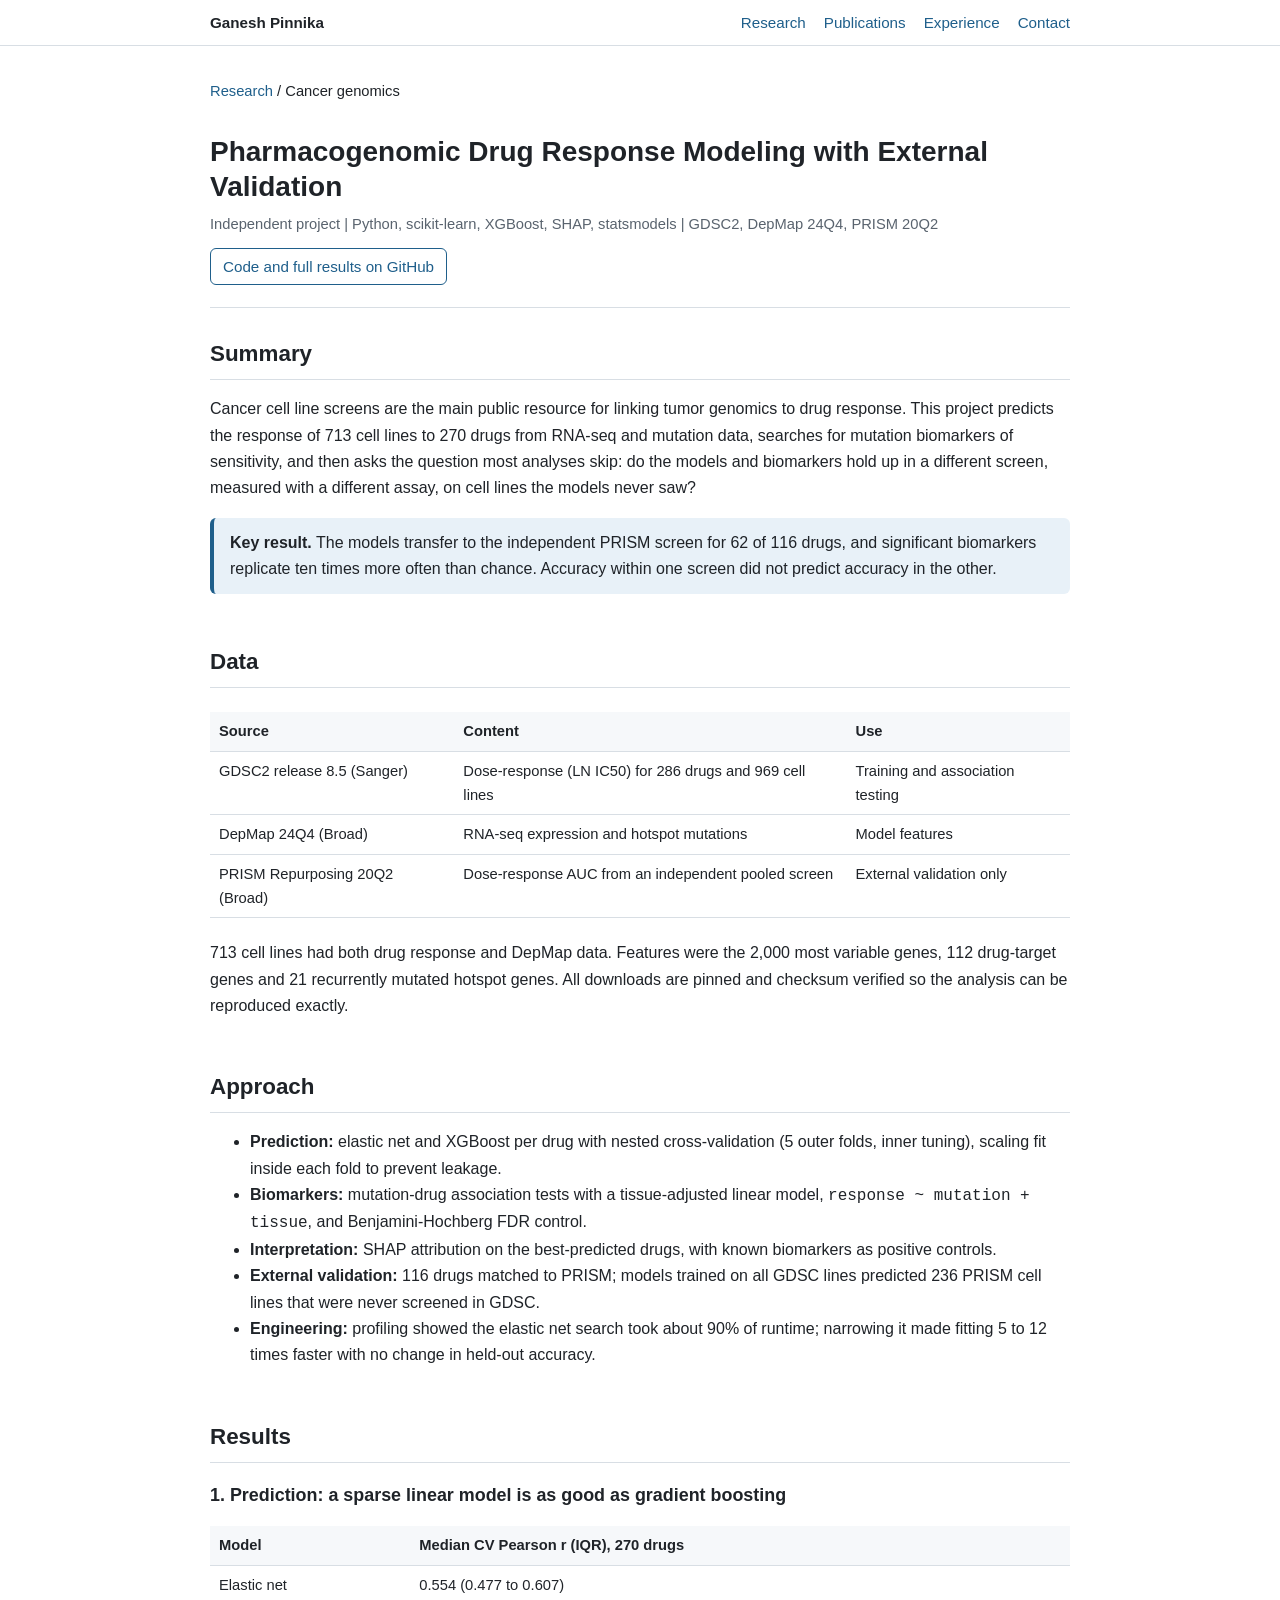
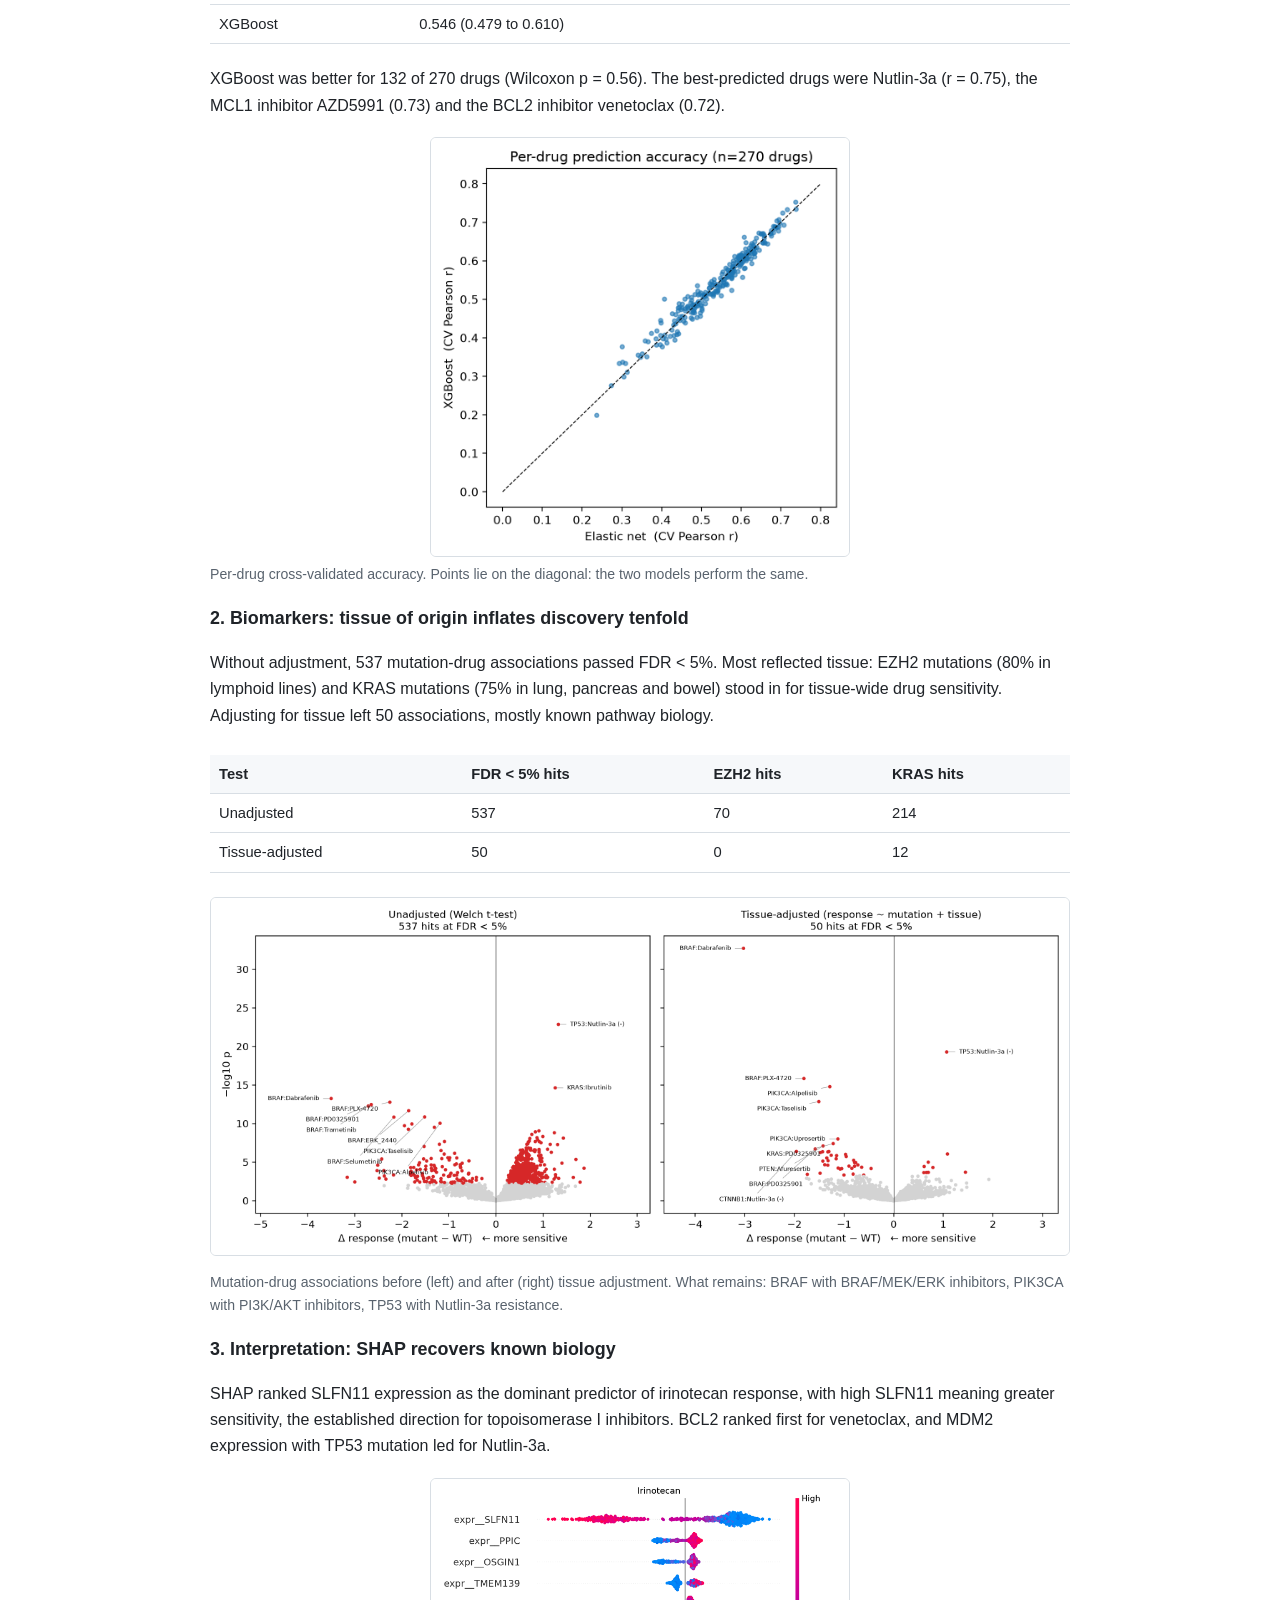
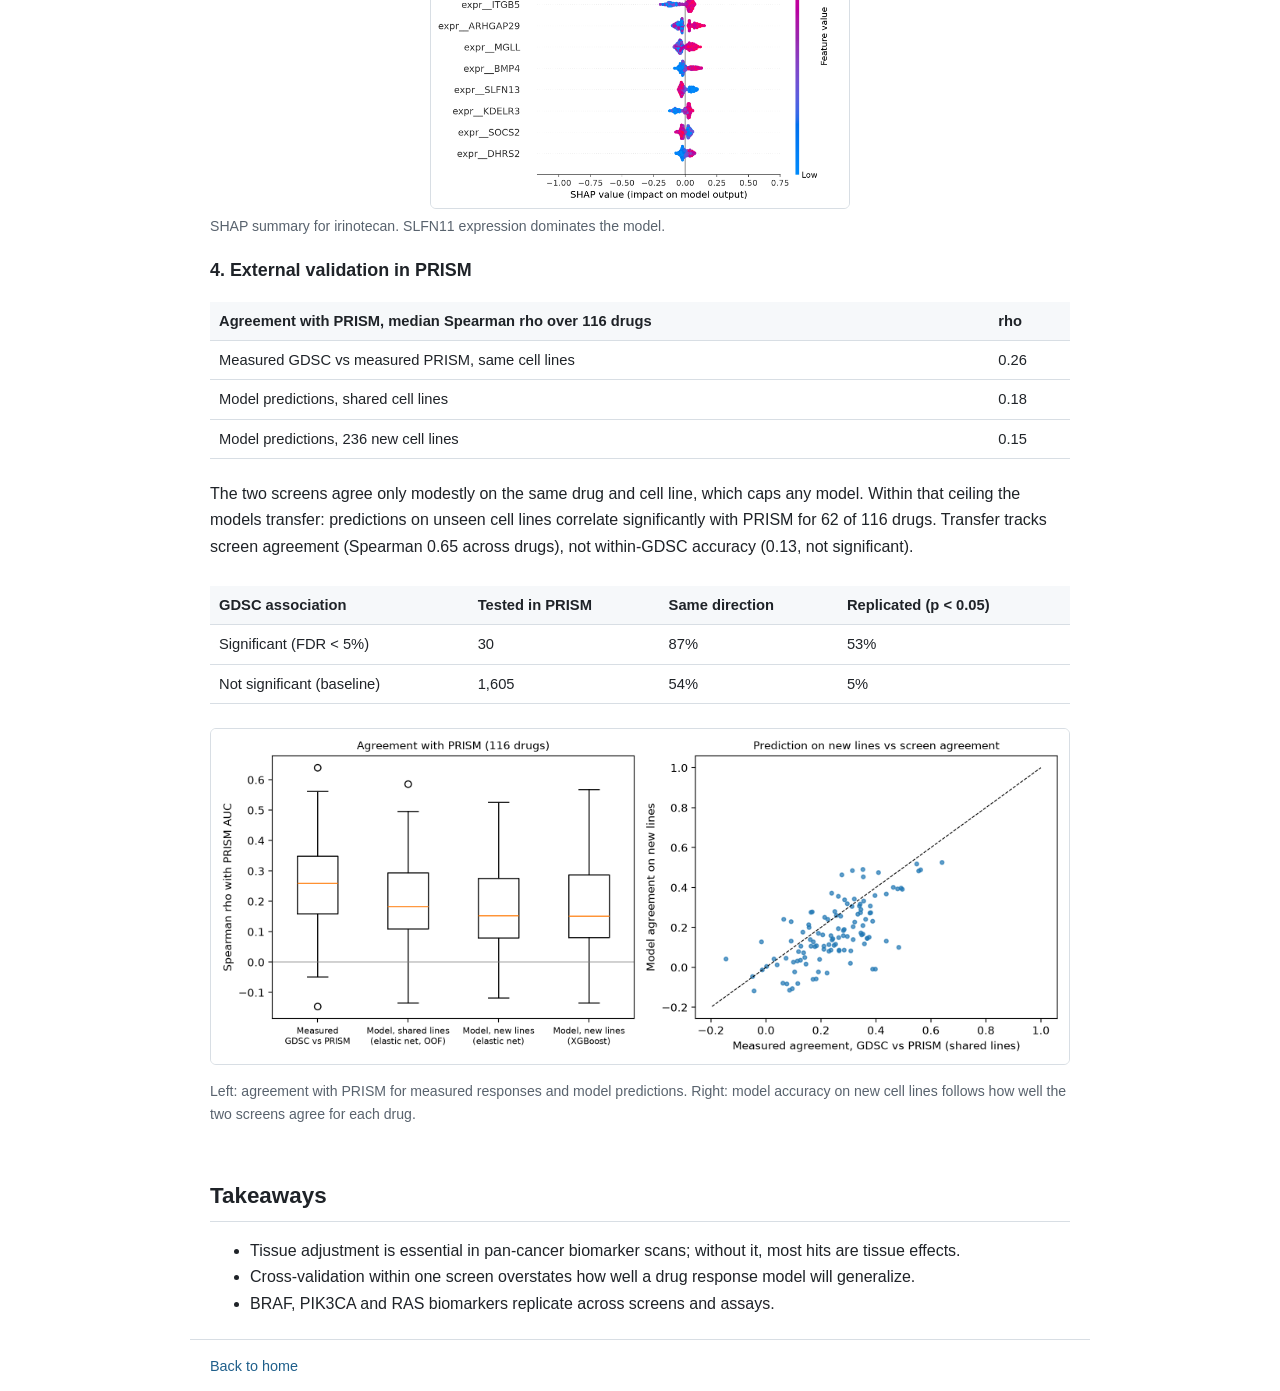
<file: projects/drug-response.html>
<!doctype html>
<html lang="en">
<head>
  <meta charset="utf-8">
  <meta name="viewport" content="width=device-width, initial-scale=1">
  <title>Drug Response Modeling | Ganesh Pinnika</title>
  <link rel="stylesheet" href="../style.css">
</head>
<body>
  <nav class="topnav"><div class="wrap">
    <a class="brand" href="../index.html">Ganesh Pinnika</a>
    <a href="../index.html#research">Research</a>
    <a href="../index.html#publications">Publications</a>
    <a href="../index.html#experience">Experience</a>
    <a href="../index.html#contact">Contact</a>
  </div></nav>

  <main class="wrap">
    <p class="crumb"><a href="../index.html#research">Research</a> / Cancer genomics</p>
    <header class="page-head">
      <h1>Pharmacogenomic Drug Response Modeling with External Validation</h1>
      <p class="meta">Independent project | Python, scikit-learn, XGBoost, SHAP, statsmodels | GDSC2, DepMap 24Q4, PRISM 20Q2</p>
      <a class="btn" href="https://github.com/ganeshpinnika27/drug-response-modeling">Code and full results on GitHub</a>
    </header>

    <section>
      <h2>Summary</h2>
      <p>Cancer cell line screens are the main public resource for linking tumor genomics to drug response.
        This project predicts the response of 713 cell lines to 270 drugs from RNA-seq and mutation data,
        searches for mutation biomarkers of sensitivity, and then asks the question most analyses skip: do the
        models and biomarkers hold up in a different screen, measured with a different assay, on cell lines the
        models never saw?</p>
      <div class="callout"><p><b>Key result.</b> The models transfer to the independent PRISM screen for 62 of
        116 drugs, and significant biomarkers replicate ten times more often than chance. Accuracy within one
        screen did not predict accuracy in the other.</p></div>
    </section>

    <section>
      <h2>Data</h2>
      <div class="tablewrap"><table>
        <tr><th>Source</th><th>Content</th><th>Use</th></tr>
        <tr><td>GDSC2 release 8.5 (Sanger)</td><td>Dose-response (LN IC50) for 286 drugs and 969 cell lines</td><td>Training and association testing</td></tr>
        <tr><td>DepMap 24Q4 (Broad)</td><td>RNA-seq expression and hotspot mutations</td><td>Model features</td></tr>
        <tr><td>PRISM Repurposing 20Q2 (Broad)</td><td>Dose-response AUC from an independent pooled screen</td><td>External validation only</td></tr>
      </table></div>
      <p>713 cell lines had both drug response and DepMap data. Features were the 2,000 most variable genes,
        112 drug-target genes and 21 recurrently mutated hotspot genes. All downloads are pinned and checksum
        verified so the analysis can be reproduced exactly.</p>
    </section>

    <section>
      <h2>Approach</h2>
      <ul>
        <li><b>Prediction:</b> elastic net and XGBoost per drug with nested cross-validation (5 outer folds,
          inner tuning), scaling fit inside each fold to prevent leakage.</li>
        <li><b>Biomarkers:</b> mutation-drug association tests with a tissue-adjusted linear model,
          <code>response ~ mutation + tissue</code>, and Benjamini-Hochberg FDR control.</li>
        <li><b>Interpretation:</b> SHAP attribution on the best-predicted drugs, with known biomarkers as positive controls.</li>
        <li><b>External validation:</b> 116 drugs matched to PRISM; models trained on all GDSC lines predicted
          236 PRISM cell lines that were never screened in GDSC.</li>
        <li><b>Engineering:</b> profiling showed the elastic net search took about 90% of runtime; narrowing it
          made fitting 5 to 12 times faster with no change in held-out accuracy.</li>
      </ul>
    </section>

    <section>
      <h2>Results</h2>
      <h3>1. Prediction: a sparse linear model is as good as gradient boosting</h3>
      <div class="tablewrap"><table>
        <tr><th>Model</th><th>Median CV Pearson r (IQR), 270 drugs</th></tr>
        <tr><td>Elastic net</td><td>0.554 (0.477 to 0.607)</td></tr>
        <tr><td>XGBoost</td><td>0.546 (0.479 to 0.610)</td></tr>
      </table></div>
      <p>XGBoost was better for 132 of 270 drugs (Wilcoxon p = 0.56). The best-predicted drugs were Nutlin-3a
        (r = 0.75), the MCL1 inhibitor AZD5991 (0.73) and the BCL2 inhibitor venetoclax (0.72).</p>
      <figure class="narrow"><img src="../assets/drug/fig1_model_comparison.png" alt="Per-drug accuracy, elastic net vs XGBoost" loading="lazy">
        <figcaption>Per-drug cross-validated accuracy. Points lie on the diagonal: the two models perform the same.</figcaption></figure>

      <h3>2. Biomarkers: tissue of origin inflates discovery tenfold</h3>
      <p>Without adjustment, 537 mutation-drug associations passed FDR &lt; 5%. Most reflected tissue: EZH2
        mutations (80% in lymphoid lines) and KRAS mutations (75% in lung, pancreas and bowel) stood in for
        tissue-wide drug sensitivity. Adjusting for tissue left 50 associations, mostly known pathway biology.</p>
      <div class="tablewrap"><table>
        <tr><th>Test</th><th>FDR &lt; 5% hits</th><th>EZH2 hits</th><th>KRAS hits</th></tr>
        <tr><td>Unadjusted</td><td>537</td><td>70</td><td>214</td></tr>
        <tr><td>Tissue-adjusted</td><td>50</td><td>0</td><td>12</td></tr>
      </table></div>
      <figure><img src="../assets/drug/fig2_association_volcano.png" alt="Volcano plots before and after tissue adjustment" loading="lazy">
        <figcaption>Mutation-drug associations before (left) and after (right) tissue adjustment. What remains: BRAF with BRAF/MEK/ERK inhibitors, PIK3CA with PI3K/AKT inhibitors, TP53 with Nutlin-3a resistance.</figcaption></figure>

      <h3>3. Interpretation: SHAP recovers known biology</h3>
      <p>SHAP ranked SLFN11 expression as the dominant predictor of irinotecan response, with high SLFN11 meaning
        greater sensitivity, the established direction for topoisomerase I inhibitors. BCL2 ranked first for
        venetoclax, and MDM2 expression with TP53 mutation led for Nutlin-3a.</p>
      <figure class="narrow"><img src="../assets/drug/fig3_shap_Irinotecan.png" alt="SHAP summary for irinotecan" loading="lazy">
        <figcaption>SHAP summary for irinotecan. SLFN11 expression dominates the model.</figcaption></figure>

      <h3>4. External validation in PRISM</h3>
      <div class="tablewrap"><table>
        <tr><th>Agreement with PRISM, median Spearman rho over 116 drugs</th><th>rho</th></tr>
        <tr><td>Measured GDSC vs measured PRISM, same cell lines</td><td>0.26</td></tr>
        <tr><td>Model predictions, shared cell lines</td><td>0.18</td></tr>
        <tr><td>Model predictions, 236 new cell lines</td><td>0.15</td></tr>
      </table></div>
      <p>The two screens agree only modestly on the same drug and cell line, which caps any model. Within that
        ceiling the models transfer: predictions on unseen cell lines correlate significantly with PRISM for 62
        of 116 drugs. Transfer tracks screen agreement (Spearman 0.65 across drugs), not within-GDSC accuracy
        (0.13, not significant).</p>
      <div class="tablewrap"><table>
        <tr><th>GDSC association</th><th>Tested in PRISM</th><th>Same direction</th><th>Replicated (p &lt; 0.05)</th></tr>
        <tr><td>Significant (FDR &lt; 5%)</td><td>30</td><td>87%</td><td>53%</td></tr>
        <tr><td>Not significant (baseline)</td><td>1,605</td><td>54%</td><td>5%</td></tr>
      </table></div>
      <figure><img src="../assets/drug/fig4_prism_validation.png" alt="Agreement with PRISM across 116 drugs" loading="lazy">
        <figcaption>Left: agreement with PRISM for measured responses and model predictions. Right: model accuracy on new cell lines follows how well the two screens agree for each drug.</figcaption></figure>
    </section>

    <section>
      <h2>Takeaways</h2>
      <ul>
        <li>Tissue adjustment is essential in pan-cancer biomarker scans; without it, most hits are tissue effects.</li>
        <li>Cross-validation within one screen overstates how well a drug response model will generalize.</li>
        <li>BRAF, PIK3CA and RAS biomarkers replicate across screens and assays.</li>
      </ul>
    </section>
  </main>

  <footer class="wrap"><p><a href="../index.html">Back to home</a></p></footer>
</body>
</html>
</file>
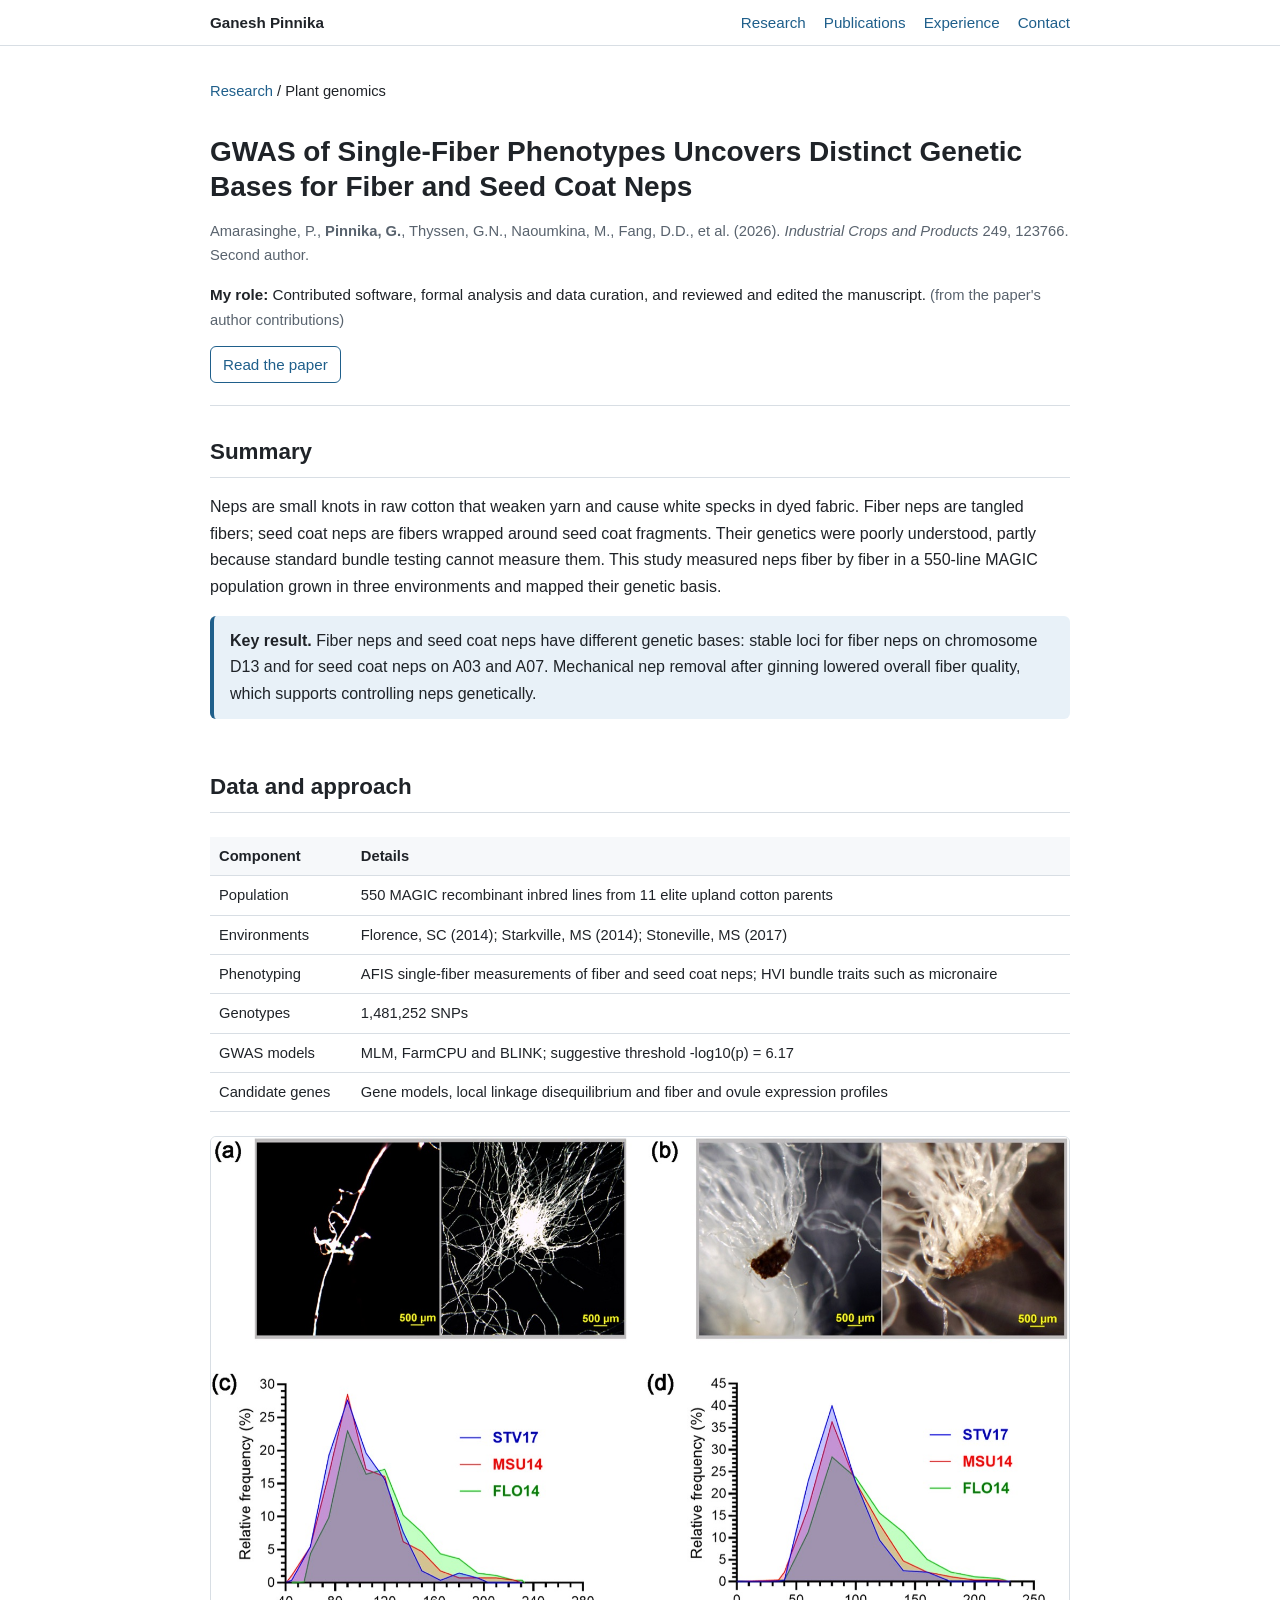
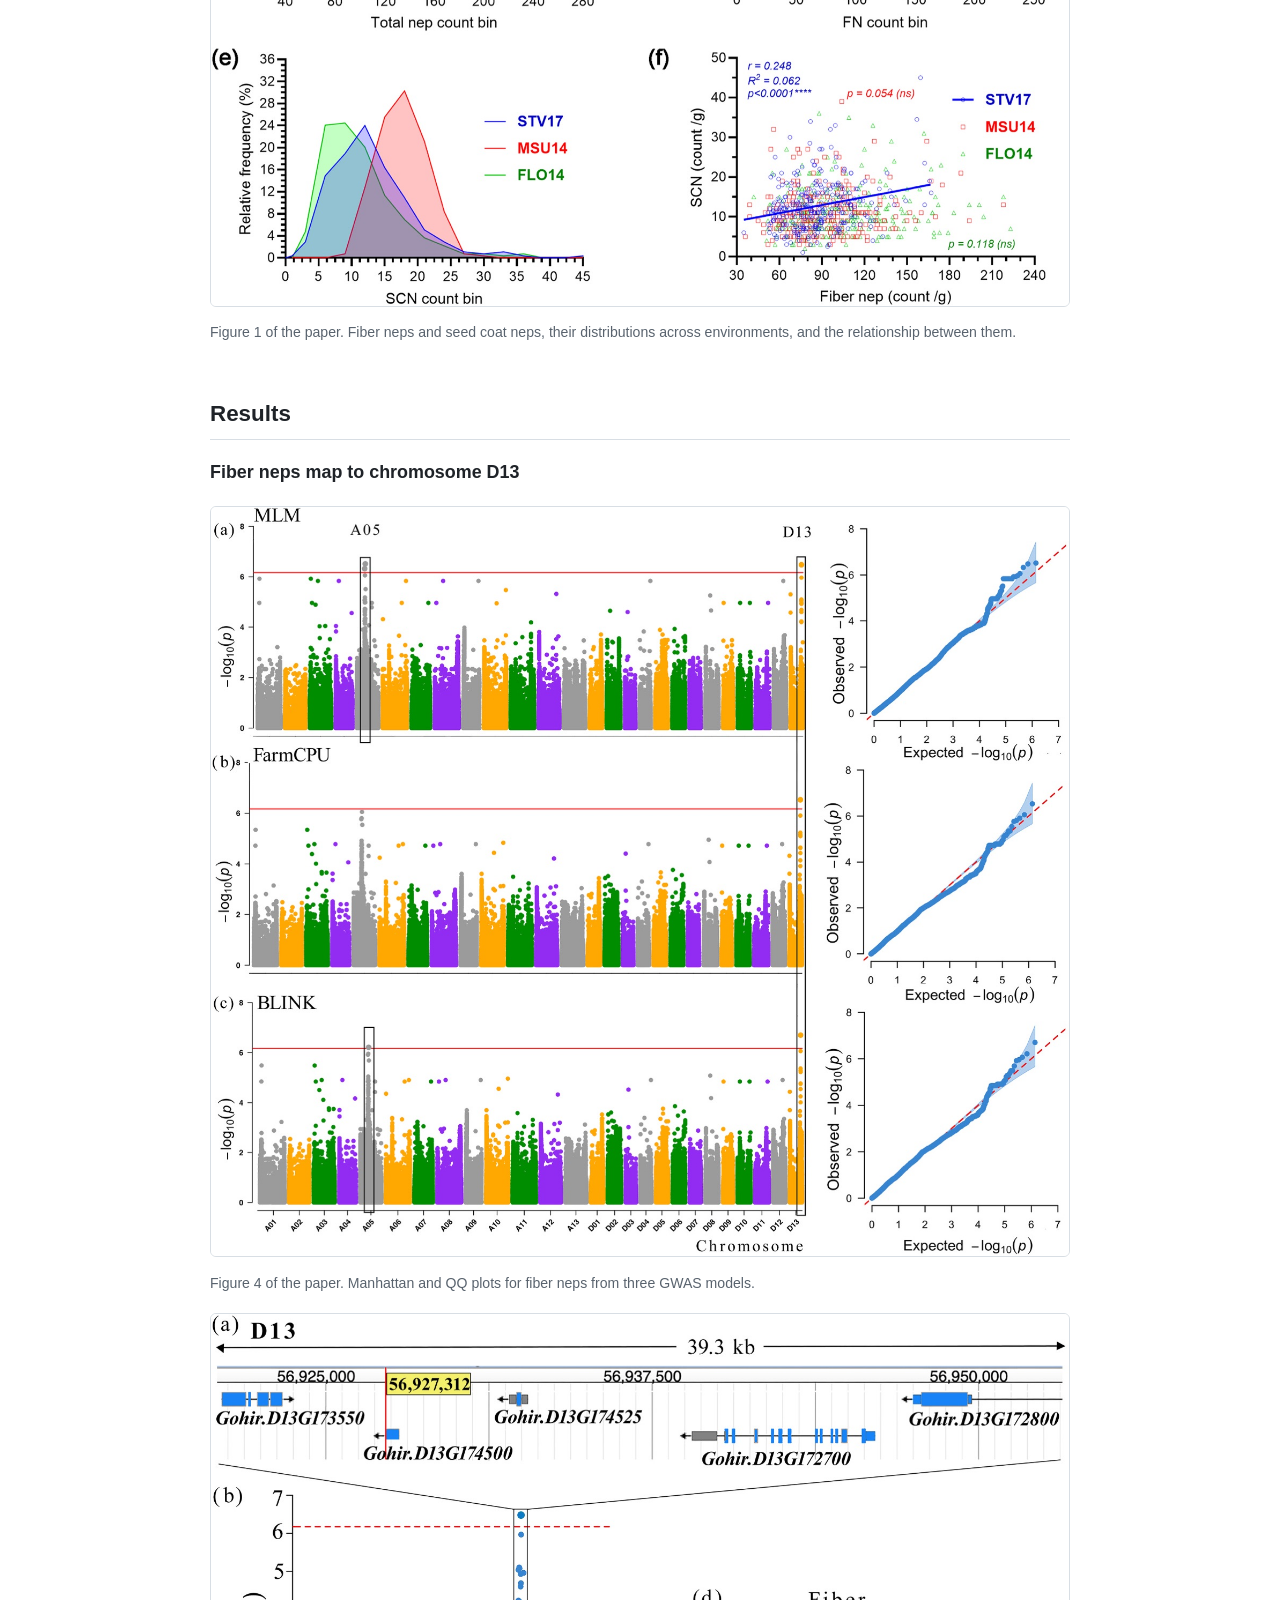
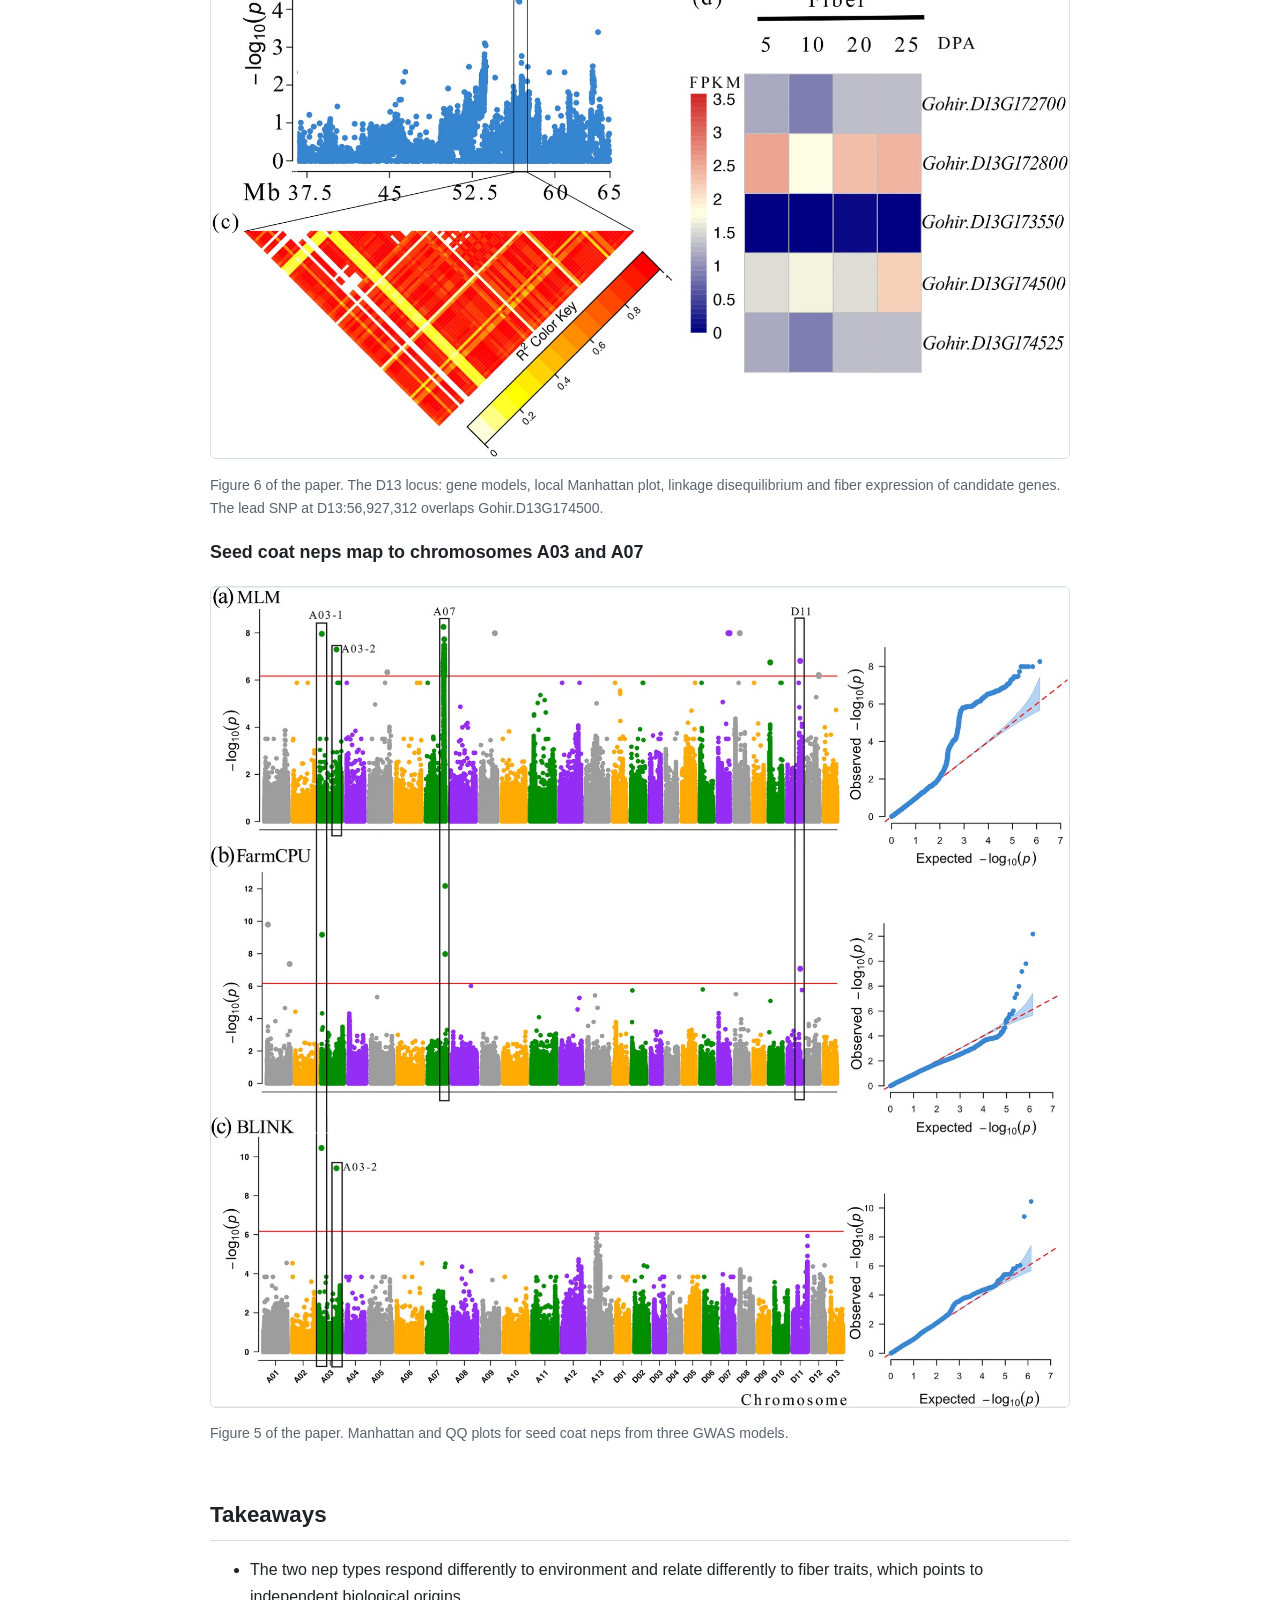
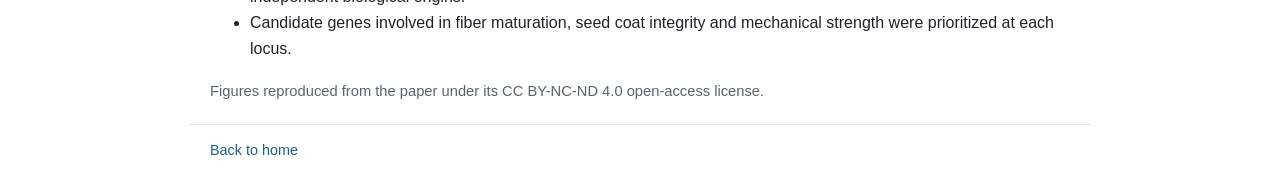
<file: projects/fiber-neps-gwas.html>
<!doctype html>
<html lang="en">
<head>
  <meta charset="utf-8">
  <meta name="viewport" content="width=device-width, initial-scale=1">
  <title>Genetic Bases of Fiber and Seed Coat Neps | Ganesh Pinnika</title>
  <link rel="stylesheet" href="../style.css">
</head>
<body>
  <nav class="topnav"><div class="wrap">
    <a class="brand" href="../index.html">Ganesh Pinnika</a>
    <a href="../index.html#research">Research</a>
    <a href="../index.html#publications">Publications</a>
    <a href="../index.html#experience">Experience</a>
    <a href="../index.html#contact">Contact</a>
  </div></nav>

  <main class="wrap">
    <p class="crumb"><a href="../index.html#research">Research</a> / Plant genomics</p>
    <header class="page-head">
      <h1>GWAS of Single-Fiber Phenotypes Uncovers Distinct Genetic Bases for Fiber and Seed Coat Neps</h1>
      <p class="cite">Amarasinghe, P., <b>Pinnika, G.</b>, Thyssen, G.N., Naoumkina, M., Fang, D.D., et al. (2026).
        <i>Industrial Crops and Products</i> 249, 123766. Second author.</p>
      <p class="myrole"><b>My role:</b> Contributed software, formal analysis and data curation, and reviewed and edited the manuscript. <span class="muted">(from the paper's author contributions)</span></p>
      <a class="btn" href="https://doi.org/10.1016/j.indcrop.2026.123766">Read the paper</a>
    </header>

    <section>
      <h2>Summary</h2>
      <p>Neps are small knots in raw cotton that weaken yarn and cause white specks in dyed fabric. Fiber neps
        are tangled fibers; seed coat neps are fibers wrapped around seed coat fragments. Their genetics were
        poorly understood, partly because standard bundle testing cannot measure them. This study measured
        neps fiber by fiber in a 550-line MAGIC population grown in three environments and mapped their genetic
        basis.</p>
      <div class="callout"><p><b>Key result.</b> Fiber neps and seed coat neps have different genetic bases:
        stable loci for fiber neps on chromosome D13 and for seed coat neps on A03 and A07. Mechanical nep
        removal after ginning lowered overall fiber quality, which supports controlling neps genetically.</p></div>
    </section>

    <section>
      <h2>Data and approach</h2>
      <div class="tablewrap"><table>
        <tr><th>Component</th><th>Details</th></tr>
        <tr><td>Population</td><td>550 MAGIC recombinant inbred lines from 11 elite upland cotton parents</td></tr>
        <tr><td>Environments</td><td>Florence, SC (2014); Starkville, MS (2014); Stoneville, MS (2017)</td></tr>
        <tr><td>Phenotyping</td><td>AFIS single-fiber measurements of fiber and seed coat neps; HVI bundle traits such as micronaire</td></tr>
        <tr><td>Genotypes</td><td>1,481,252 SNPs</td></tr>
        <tr><td>GWAS models</td><td>MLM, FarmCPU and BLINK; suggestive threshold -log10(p) = 6.17</td></tr>
        <tr><td>Candidate genes</td><td>Gene models, local linkage disequilibrium and fiber and ovule expression profiles</td></tr>
      </table></div>
      <figure><img src="../assets/neps/fig1_neps.jpg" alt="Fiber and seed coat neps and their distributions" loading="lazy">
        <figcaption>Figure 1 of the paper. Fiber neps and seed coat neps, their distributions across environments, and the relationship between them.</figcaption></figure>
    </section>

    <section>
      <h2>Results</h2>
      <h3>Fiber neps map to chromosome D13</h3>
      <figure><img src="../assets/neps/fig4_fn_gwas.jpg" alt="GWAS of fiber neps" loading="lazy">
        <figcaption>Figure 4 of the paper. Manhattan and QQ plots for fiber neps from three GWAS models.</figcaption></figure>
      <figure><img src="../assets/neps/fig6_fn_candidates.jpg" alt="Candidate genes for fiber neps on D13" loading="lazy">
        <figcaption>Figure 6 of the paper. The D13 locus: gene models, local Manhattan plot, linkage disequilibrium and fiber expression of candidate genes. The lead SNP at D13:56,927,312 overlaps Gohir.D13G174500.</figcaption></figure>

      <h3>Seed coat neps map to chromosomes A03 and A07</h3>
      <figure><img src="../assets/neps/fig5_scn_gwas.jpg" alt="GWAS of seed coat neps" loading="lazy">
        <figcaption>Figure 5 of the paper. Manhattan and QQ plots for seed coat neps from three GWAS models.</figcaption></figure>
    </section>

    <section>
      <h2>Takeaways</h2>
      <ul>
        <li>The two nep types respond differently to environment and relate differently to fiber traits, which points to independent biological origins.</li>
        <li>Candidate genes involved in fiber maturation, seed coat integrity and mechanical strength were prioritized at each locus.</li>
      </ul>
      <p class="muted">Figures reproduced from the paper under its CC BY-NC-ND 4.0 open-access license.</p>
    </section>
  </main>

  <footer class="wrap"><p><a href="../index.html">Back to home</a></p></footer>
</body>
</html>
</file>
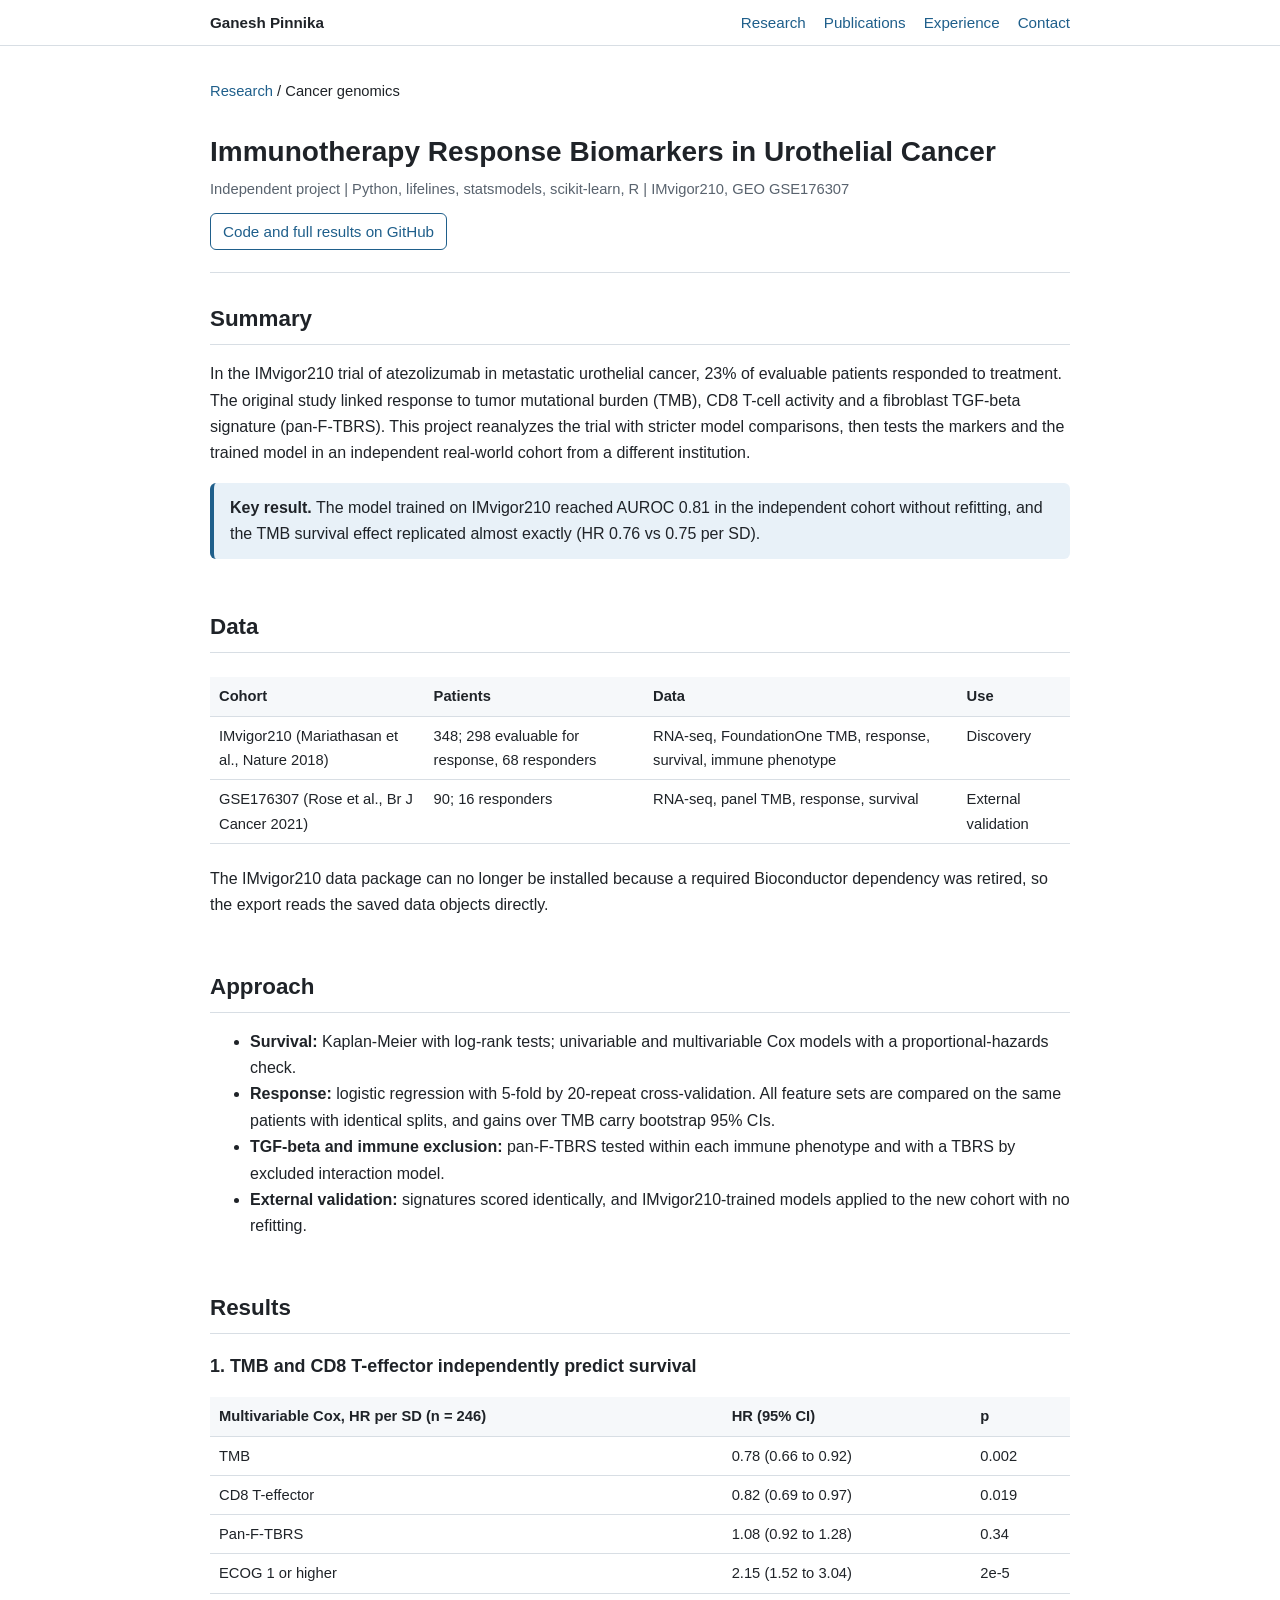
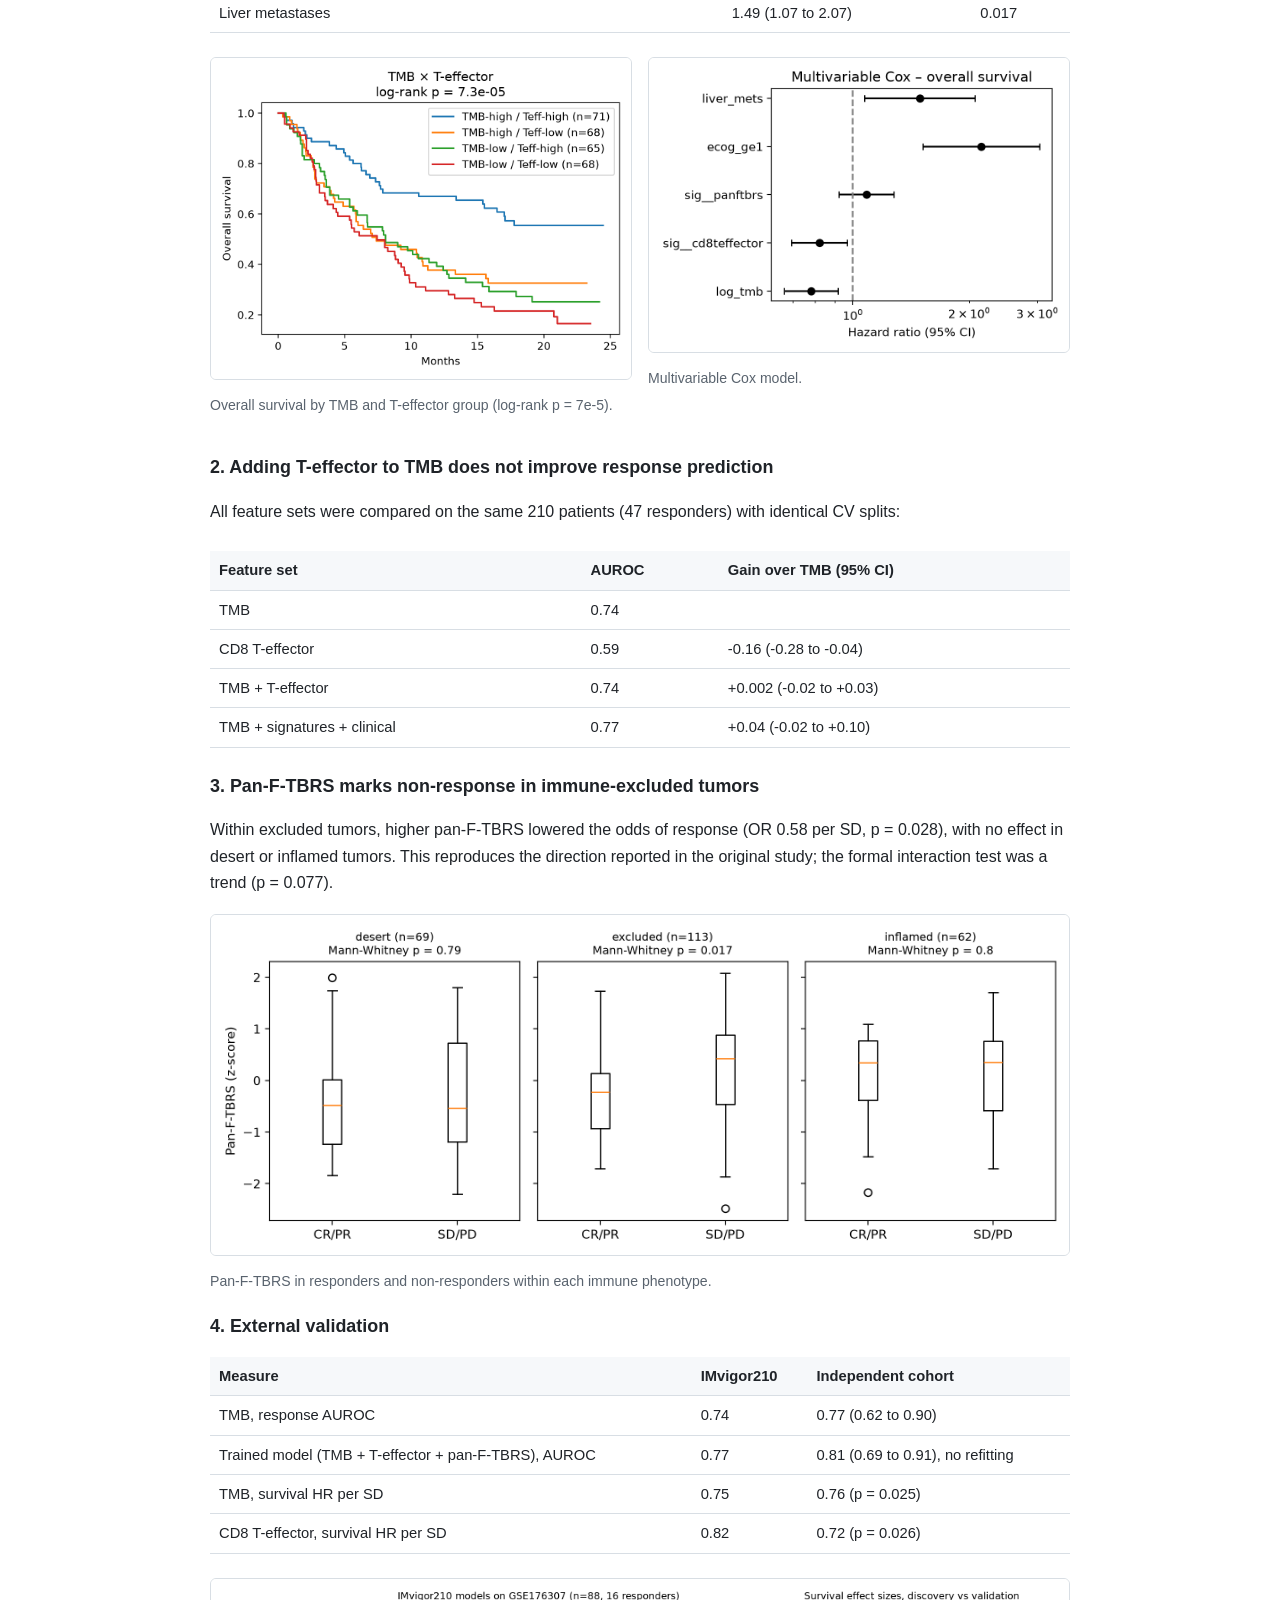
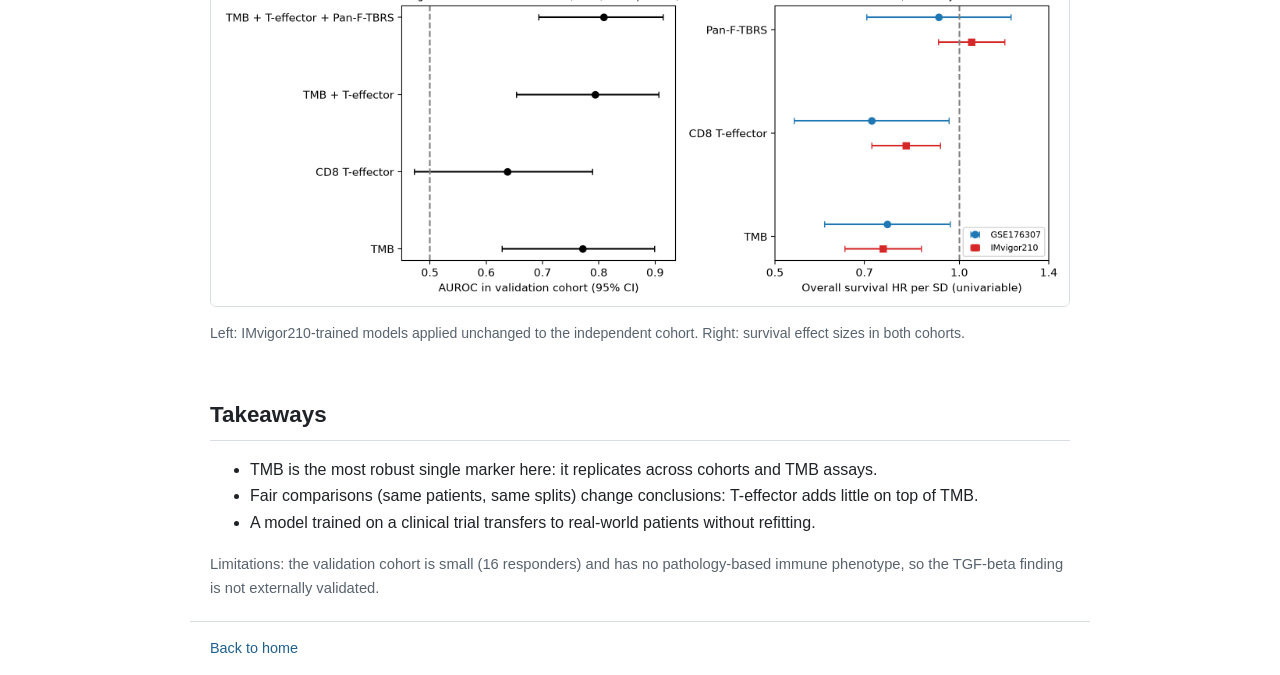
<file: projects/immunotherapy.html>
<!doctype html>
<html lang="en">
<head>
  <meta charset="utf-8">
  <meta name="viewport" content="width=device-width, initial-scale=1">
  <title>Immunotherapy Response Biomarkers | Ganesh Pinnika</title>
  <link rel="stylesheet" href="../style.css">
</head>
<body>
  <nav class="topnav"><div class="wrap">
    <a class="brand" href="../index.html">Ganesh Pinnika</a>
    <a href="../index.html#research">Research</a>
    <a href="../index.html#publications">Publications</a>
    <a href="../index.html#experience">Experience</a>
    <a href="../index.html#contact">Contact</a>
  </div></nav>

  <main class="wrap">
    <p class="crumb"><a href="../index.html#research">Research</a> / Cancer genomics</p>
    <header class="page-head">
      <h1>Immunotherapy Response Biomarkers in Urothelial Cancer</h1>
      <p class="meta">Independent project | Python, lifelines, statsmodels, scikit-learn, R | IMvigor210, GEO GSE176307</p>
      <a class="btn" href="https://github.com/ganeshpinnika27/immunotherapy-biomarkers">Code and full results on GitHub</a>
    </header>

    <section>
      <h2>Summary</h2>
      <p>In the IMvigor210 trial of atezolizumab in metastatic urothelial cancer, 23% of evaluable patients
        responded to treatment. The original study linked response to tumor mutational burden (TMB), CD8 T-cell
        activity and a fibroblast TGF-beta signature (pan-F-TBRS). This project reanalyzes the trial with
        stricter model comparisons, then tests the markers and the trained model in an independent real-world
        cohort from a different institution.</p>
      <div class="callout"><p><b>Key result.</b> The model trained on IMvigor210 reached AUROC 0.81 in the
        independent cohort without refitting, and the TMB survival effect replicated almost exactly (HR 0.76 vs
        0.75 per SD).</p></div>
    </section>

    <section>
      <h2>Data</h2>
      <div class="tablewrap"><table>
        <tr><th>Cohort</th><th>Patients</th><th>Data</th><th>Use</th></tr>
        <tr><td>IMvigor210 (Mariathasan et al., Nature 2018)</td><td>348; 298 evaluable for response, 68 responders</td><td>RNA-seq, FoundationOne TMB, response, survival, immune phenotype</td><td>Discovery</td></tr>
        <tr><td>GSE176307 (Rose et al., Br J Cancer 2021)</td><td>90; 16 responders</td><td>RNA-seq, panel TMB, response, survival</td><td>External validation</td></tr>
      </table></div>
      <p>The IMvigor210 data package can no longer be installed because a required Bioconductor dependency was
        retired, so the export reads the saved data objects directly.</p>
    </section>

    <section>
      <h2>Approach</h2>
      <ul>
        <li><b>Survival:</b> Kaplan-Meier with log-rank tests; univariable and multivariable Cox models with a
          proportional-hazards check.</li>
        <li><b>Response:</b> logistic regression with 5-fold by 20-repeat cross-validation. All feature sets are
          compared on the same patients with identical splits, and gains over TMB carry bootstrap 95% CIs.</li>
        <li><b>TGF-beta and immune exclusion:</b> pan-F-TBRS tested within each immune phenotype and with a
          TBRS by excluded interaction model.</li>
        <li><b>External validation:</b> signatures scored identically, and IMvigor210-trained models applied
          to the new cohort with no refitting.</li>
      </ul>
    </section>

    <section>
      <h2>Results</h2>
      <h3>1. TMB and CD8 T-effector independently predict survival</h3>
      <div class="tablewrap"><table>
        <tr><th>Multivariable Cox, HR per SD (n = 246)</th><th>HR (95% CI)</th><th>p</th></tr>
        <tr><td>TMB</td><td>0.78 (0.66 to 0.92)</td><td>0.002</td></tr>
        <tr><td>CD8 T-effector</td><td>0.82 (0.69 to 0.97)</td><td>0.019</td></tr>
        <tr><td>Pan-F-TBRS</td><td>1.08 (0.92 to 1.28)</td><td>0.34</td></tr>
        <tr><td>ECOG 1 or higher</td><td>2.15 (1.52 to 3.04)</td><td>2e-5</td></tr>
        <tr><td>Liver metastases</td><td>1.49 (1.07 to 2.07)</td><td>0.017</td></tr>
      </table></div>
      <div class="two">
        <figure><img src="../assets/immuno/km_tmb_teff.png" alt="Kaplan-Meier curves by TMB and T-effector" loading="lazy">
          <figcaption>Overall survival by TMB and T-effector group (log-rank p = 7e-5).</figcaption></figure>
        <figure><img src="../assets/immuno/cox_forest.png" alt="Multivariable Cox forest plot" loading="lazy">
          <figcaption>Multivariable Cox model.</figcaption></figure>
      </div>

      <h3>2. Adding T-effector to TMB does not improve response prediction</h3>
      <p>All feature sets were compared on the same 210 patients (47 responders) with identical CV splits:</p>
      <div class="tablewrap"><table>
        <tr><th>Feature set</th><th>AUROC</th><th>Gain over TMB (95% CI)</th></tr>
        <tr><td>TMB</td><td>0.74</td><td></td></tr>
        <tr><td>CD8 T-effector</td><td>0.59</td><td>-0.16 (-0.28 to -0.04)</td></tr>
        <tr><td>TMB + T-effector</td><td>0.74</td><td>+0.002 (-0.02 to +0.03)</td></tr>
        <tr><td>TMB + signatures + clinical</td><td>0.77</td><td>+0.04 (-0.02 to +0.10)</td></tr>
      </table></div>

      <h3>3. Pan-F-TBRS marks non-response in immune-excluded tumors</h3>
      <p>Within excluded tumors, higher pan-F-TBRS lowered the odds of response (OR 0.58 per SD, p = 0.028),
        with no effect in desert or inflamed tumors. This reproduces the direction reported in the original
        study; the formal interaction test was a trend (p = 0.077).</p>
      <figure><img src="../assets/immuno/tbrs_by_phenotype.png" alt="Pan-F-TBRS by response within immune phenotype" loading="lazy">
        <figcaption>Pan-F-TBRS in responders and non-responders within each immune phenotype.</figcaption></figure>

      <h3>4. External validation</h3>
      <div class="tablewrap"><table>
        <tr><th>Measure</th><th>IMvigor210</th><th>Independent cohort</th></tr>
        <tr><td>TMB, response AUROC</td><td>0.74</td><td>0.77 (0.62 to 0.90)</td></tr>
        <tr><td>Trained model (TMB + T-effector + pan-F-TBRS), AUROC</td><td>0.77</td><td>0.81 (0.69 to 0.91), no refitting</td></tr>
        <tr><td>TMB, survival HR per SD</td><td>0.75</td><td>0.76 (p = 0.025)</td></tr>
        <tr><td>CD8 T-effector, survival HR per SD</td><td>0.82</td><td>0.72 (p = 0.026)</td></tr>
      </table></div>
      <figure><img src="../assets/immuno/validation_summary.png" alt="External validation summary" loading="lazy">
        <figcaption>Left: IMvigor210-trained models applied unchanged to the independent cohort. Right: survival effect sizes in both cohorts.</figcaption></figure>
    </section>

    <section>
      <h2>Takeaways</h2>
      <ul>
        <li>TMB is the most robust single marker here: it replicates across cohorts and TMB assays.</li>
        <li>Fair comparisons (same patients, same splits) change conclusions: T-effector adds little on top of TMB.</li>
        <li>A model trained on a clinical trial transfers to real-world patients without refitting.</li>
      </ul>
      <p class="muted">Limitations: the validation cohort is small (16 responders) and has no pathology-based
        immune phenotype, so the TGF-beta finding is not externally validated.</p>
    </section>
  </main>

  <footer class="wrap"><p><a href="../index.html">Back to home</a></p></footer>
</body>
</html>
</file>
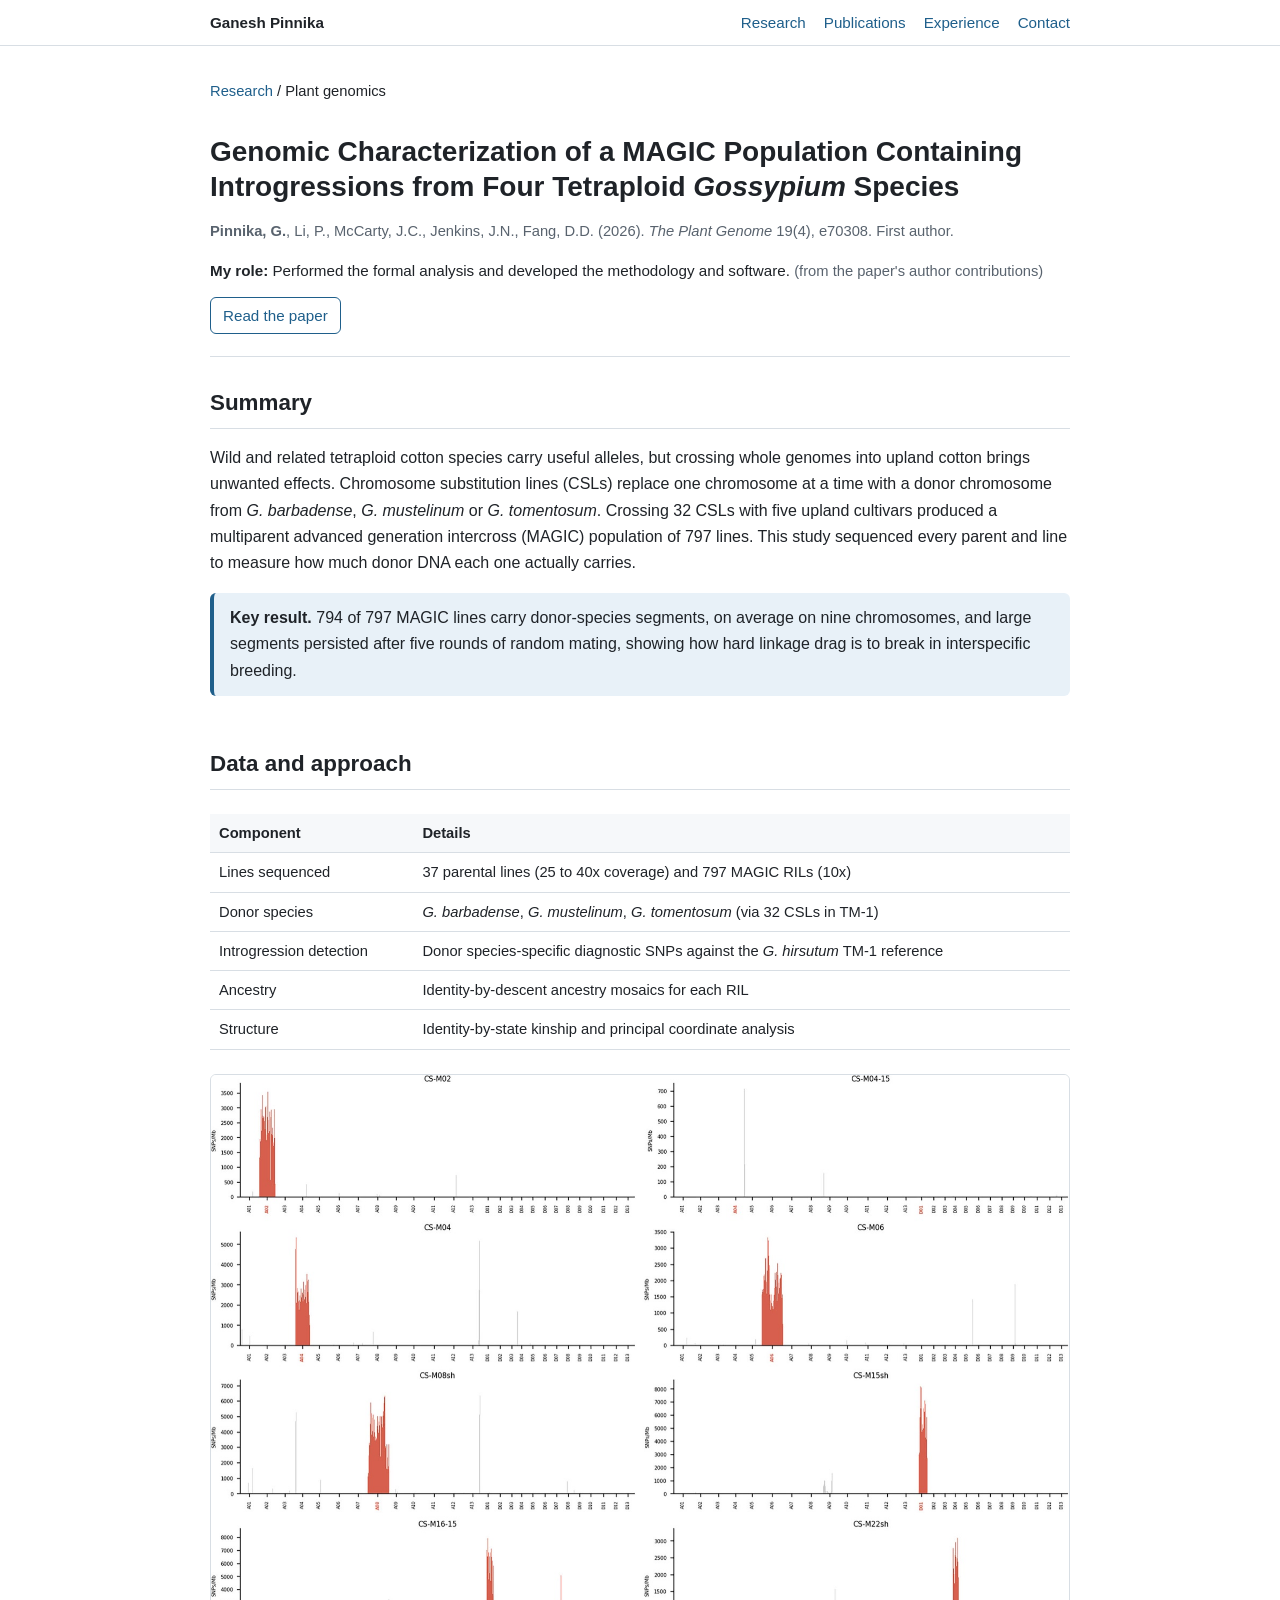
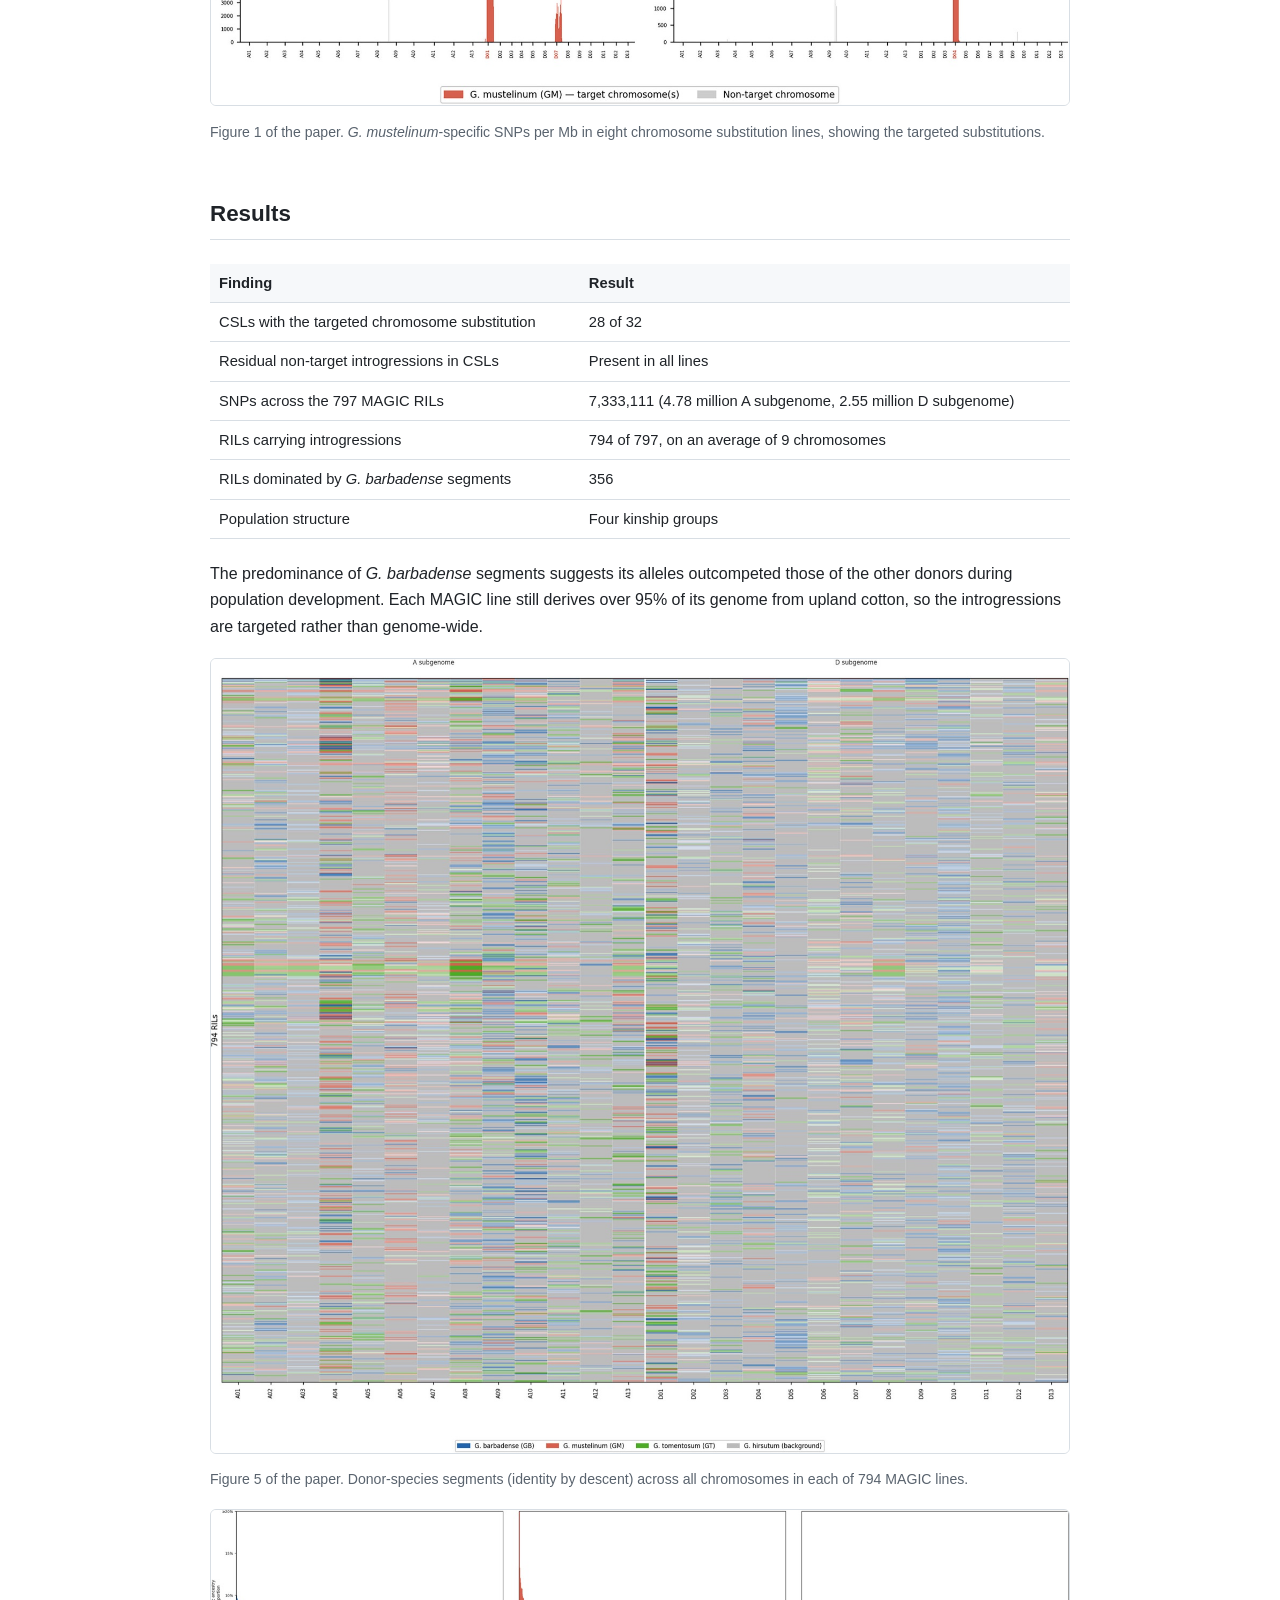
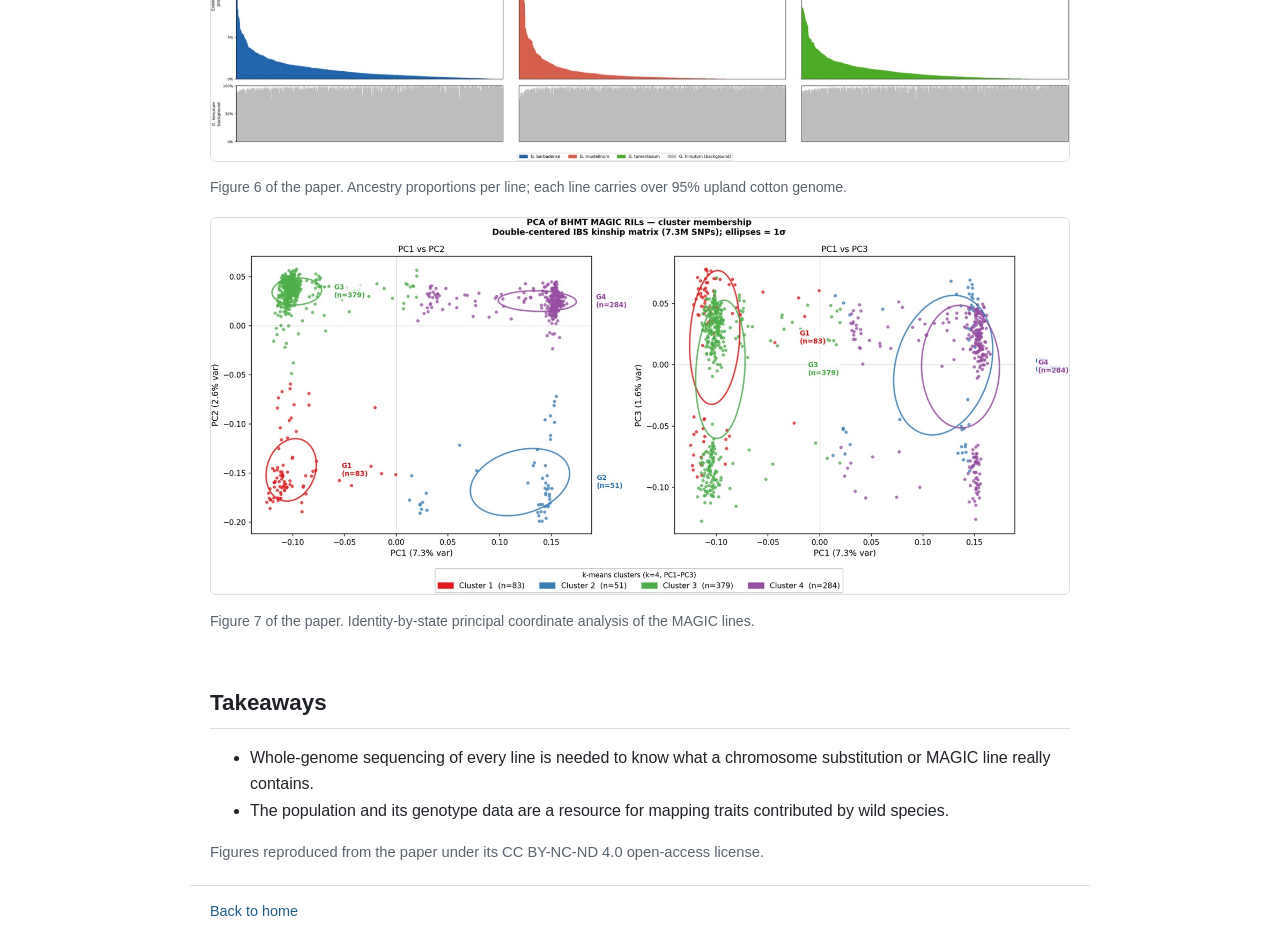
<file: projects/magic-population.html>
<!doctype html>
<html lang="en">
<head>
  <meta charset="utf-8">
  <meta name="viewport" content="width=device-width, initial-scale=1">
  <title>Genomic Characterization of a MAGIC Population | Ganesh Pinnika</title>
  <link rel="stylesheet" href="../style.css">
</head>
<body>
  <nav class="topnav"><div class="wrap">
    <a class="brand" href="../index.html">Ganesh Pinnika</a>
    <a href="../index.html#research">Research</a>
    <a href="../index.html#publications">Publications</a>
    <a href="../index.html#experience">Experience</a>
    <a href="../index.html#contact">Contact</a>
  </div></nav>

  <main class="wrap">
    <p class="crumb"><a href="../index.html#research">Research</a> / Plant genomics</p>
    <header class="page-head">
      <h1>Genomic Characterization of a MAGIC Population Containing Introgressions from Four Tetraploid <i>Gossypium</i> Species</h1>
      <p class="cite"><b>Pinnika, G.</b>, Li, P., McCarty, J.C., Jenkins, J.N., Fang, D.D. (2026).
        <i>The Plant Genome</i> 19(4), e70308. First author.</p>
      <p class="myrole"><b>My role:</b> Performed the formal analysis and developed the methodology and software. <span class="muted">(from the paper's author contributions)</span></p>
      <a class="btn" href="https://doi.org/10.1002/tpg2.70308">Read the paper</a>
    </header>

    <section>
      <h2>Summary</h2>
      <p>Wild and related tetraploid cotton species carry useful alleles, but crossing whole genomes into upland
        cotton brings unwanted effects. Chromosome substitution lines (CSLs) replace one chromosome at a time
        with a donor chromosome from <i>G. barbadense</i>, <i>G. mustelinum</i> or <i>G. tomentosum</i>.
        Crossing 32 CSLs with five upland cultivars produced a multiparent advanced generation intercross
        (MAGIC) population of 797 lines. This study sequenced every parent and line to measure how much donor
        DNA each one actually carries.</p>
      <div class="callout"><p><b>Key result.</b> 794 of 797 MAGIC lines carry donor-species segments, on
        average on nine chromosomes, and large segments persisted after five rounds of random mating,
        showing how hard linkage drag is to break in interspecific breeding.</p></div>
    </section>

    <section>
      <h2>Data and approach</h2>
      <div class="tablewrap"><table>
        <tr><th>Component</th><th>Details</th></tr>
        <tr><td>Lines sequenced</td><td>37 parental lines (25 to 40x coverage) and 797 MAGIC RILs (10x)</td></tr>
        <tr><td>Donor species</td><td><i>G. barbadense</i>, <i>G. mustelinum</i>, <i>G. tomentosum</i> (via 32 CSLs in TM-1)</td></tr>
        <tr><td>Introgression detection</td><td>Donor species-specific diagnostic SNPs against the <i>G. hirsutum</i> TM-1 reference</td></tr>
        <tr><td>Ancestry</td><td>Identity-by-descent ancestry mosaics for each RIL</td></tr>
        <tr><td>Structure</td><td>Identity-by-state kinship and principal coordinate analysis</td></tr>
      </table></div>
      <figure><img src="../assets/magic/fig1.jpg" alt="Donor-specific SNPs in the G. mustelinum substitution lines" loading="lazy">
        <figcaption>Figure 1 of the paper. <i>G. mustelinum</i>-specific SNPs per Mb in eight chromosome substitution lines, showing the targeted substitutions.</figcaption></figure>
    </section>

    <section>
      <h2>Results</h2>
      <div class="tablewrap"><table>
        <tr><th>Finding</th><th>Result</th></tr>
        <tr><td>CSLs with the targeted chromosome substitution</td><td>28 of 32</td></tr>
        <tr><td>Residual non-target introgressions in CSLs</td><td>Present in all lines</td></tr>
        <tr><td>SNPs across the 797 MAGIC RILs</td><td>7,333,111 (4.78 million A subgenome, 2.55 million D subgenome)</td></tr>
        <tr><td>RILs carrying introgressions</td><td>794 of 797, on an average of 9 chromosomes</td></tr>
        <tr><td>RILs dominated by <i>G. barbadense</i> segments</td><td>356</td></tr>
        <tr><td>Population structure</td><td>Four kinship groups</td></tr>
      </table></div>
      <p>The predominance of <i>G. barbadense</i> segments suggests its alleles outcompeted those of the other
        donors during population development. Each MAGIC line still derives over 95% of its genome from upland
        cotton, so the introgressions are targeted rather than genome-wide.</p>
      <figure><img src="../assets/magic/fig5.jpg" alt="Identity-by-descent blocks from three species in 794 MAGIC lines" loading="lazy">
        <figcaption>Figure 5 of the paper. Donor-species segments (identity by descent) across all chromosomes in each of 794 MAGIC lines.</figcaption></figure>
      <figure><img src="../assets/magic/fig6.jpg" alt="Ancestry proportions per MAGIC line" loading="lazy">
        <figcaption>Figure 6 of the paper. Ancestry proportions per line; each line carries over 95% upland cotton genome.</figcaption></figure>
      <figure><img src="../assets/magic/fig7.jpg" alt="Principal coordinate analysis of MAGIC lines" loading="lazy">
        <figcaption>Figure 7 of the paper. Identity-by-state principal coordinate analysis of the MAGIC lines.</figcaption></figure>
    </section>

    <section>
      <h2>Takeaways</h2>
      <ul>
        <li>Whole-genome sequencing of every line is needed to know what a chromosome substitution or MAGIC line really contains.</li>
        <li>The population and its genotype data are a resource for mapping traits contributed by wild species.</li>
      </ul>
      <p class="muted">Figures reproduced from the paper under its CC BY-NC-ND 4.0 open-access license.</p>
    </section>
  </main>

  <footer class="wrap"><p><a href="../index.html">Back to home</a></p></footer>
</body>
</html>
</file>
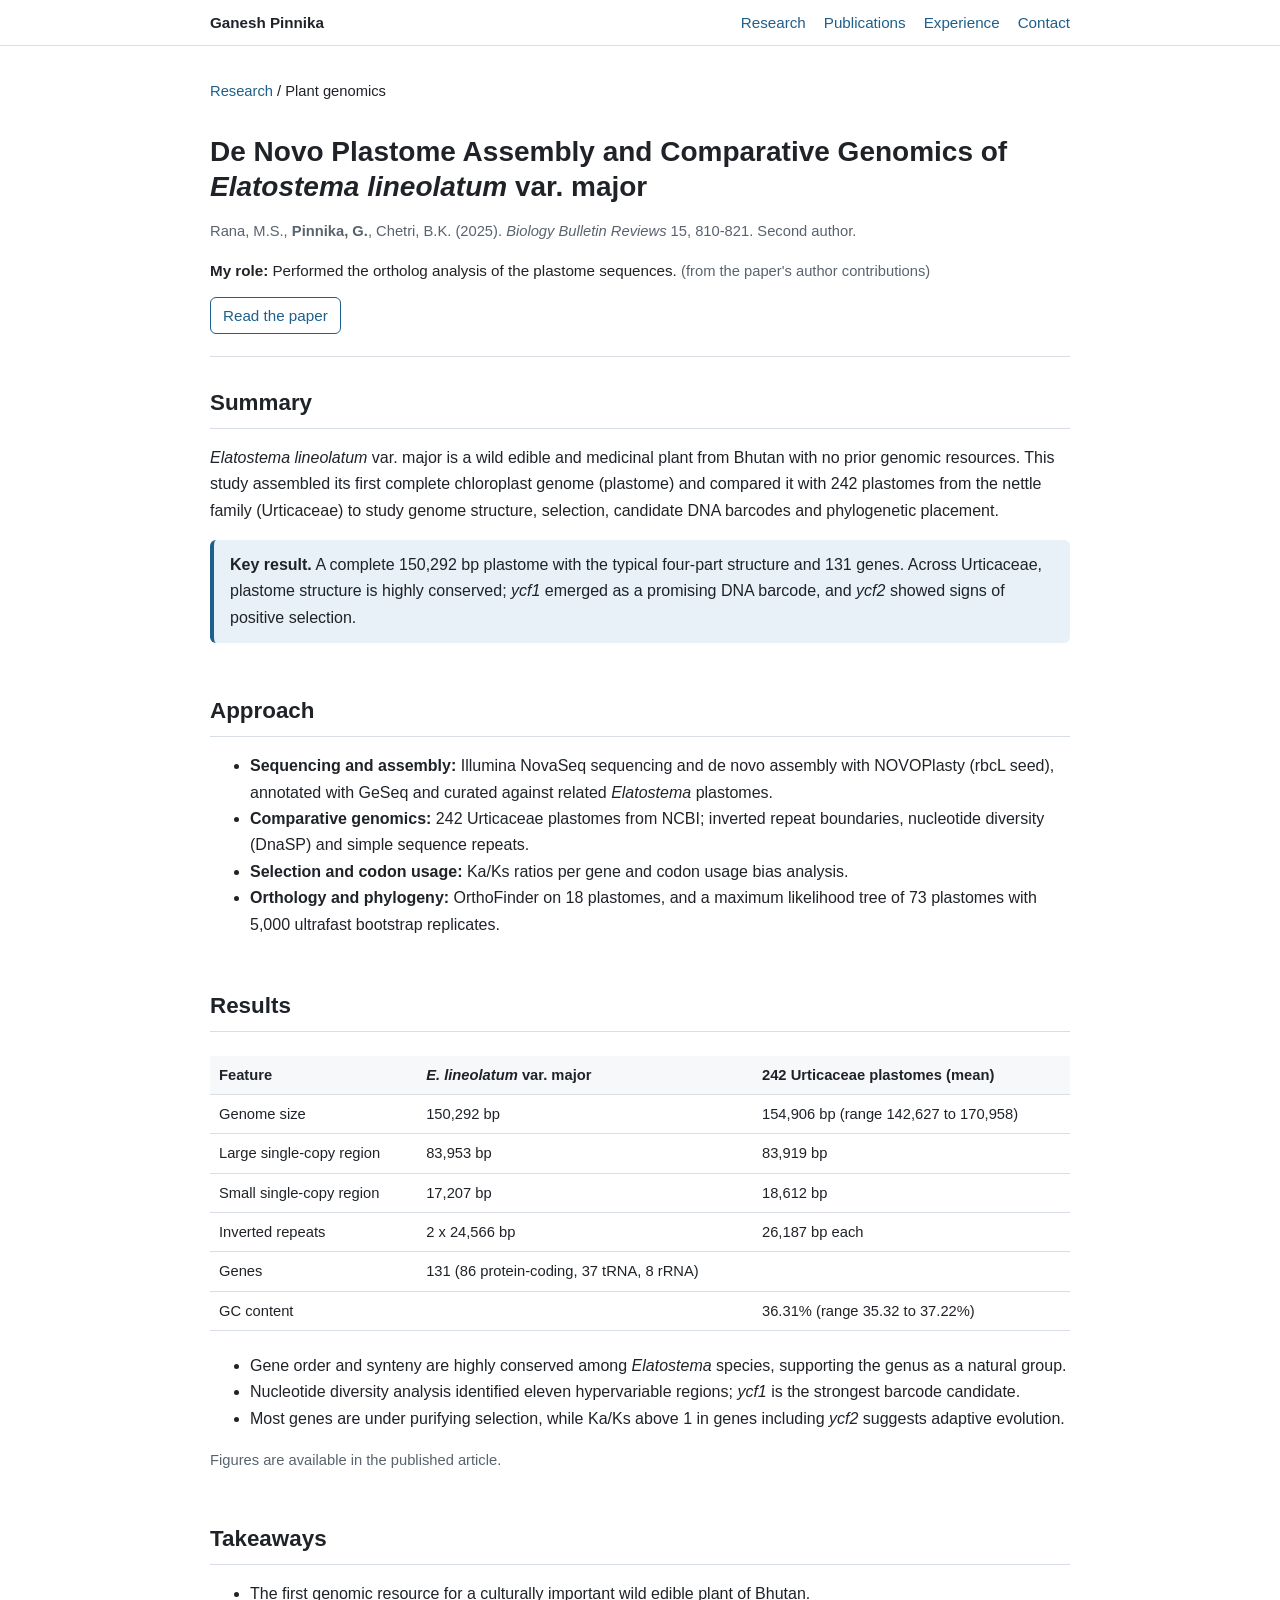
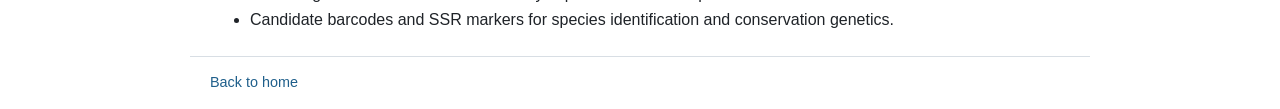
<file: projects/plastome.html>
<!doctype html>
<html lang="en">
<head>
  <meta charset="utf-8">
  <meta name="viewport" content="width=device-width, initial-scale=1">
  <title>Plastome Assembly and Comparative Genomics | Ganesh Pinnika</title>
  <link rel="stylesheet" href="../style.css">
</head>
<body>
  <nav class="topnav"><div class="wrap">
    <a class="brand" href="../index.html">Ganesh Pinnika</a>
    <a href="../index.html#research">Research</a>
    <a href="../index.html#publications">Publications</a>
    <a href="../index.html#experience">Experience</a>
    <a href="../index.html#contact">Contact</a>
  </div></nav>

  <main class="wrap">
    <p class="crumb"><a href="../index.html#research">Research</a> / Plant genomics</p>
    <header class="page-head">
      <h1>De Novo Plastome Assembly and Comparative Genomics of <i>Elatostema lineolatum</i> var. major</h1>
      <p class="cite">Rana, M.S., <b>Pinnika, G.</b>, Chetri, B.K. (2025). <i>Biology Bulletin Reviews</i> 15,
        810-821. Second author.</p>
      <p class="myrole"><b>My role:</b> Performed the ortholog analysis of the plastome sequences. <span class="muted">(from the paper's author contributions)</span></p>
      <a class="btn" href="https://doi.org/10.1134/S2079086425600353">Read the paper</a>
    </header>

    <section>
      <h2>Summary</h2>
      <p><i>Elatostema lineolatum</i> var. major is a wild edible and medicinal plant from Bhutan with no prior
        genomic resources. This study assembled its first complete chloroplast genome (plastome) and compared
        it with 242 plastomes from the nettle family (Urticaceae) to study genome structure, selection,
        candidate DNA barcodes and phylogenetic placement.</p>
      <div class="callout"><p><b>Key result.</b> A complete 150,292 bp plastome with the typical four-part
        structure and 131 genes. Across Urticaceae, plastome structure is highly conserved; <i>ycf1</i> emerged
        as a promising DNA barcode, and <i>ycf2</i> showed signs of positive selection.</p></div>
    </section>

    <section>
      <h2>Approach</h2>
      <ul>
        <li><b>Sequencing and assembly:</b> Illumina NovaSeq sequencing and de novo assembly with NOVOPlasty
          (rbcL seed), annotated with GeSeq and curated against related <i>Elatostema</i> plastomes.</li>
        <li><b>Comparative genomics:</b> 242 Urticaceae plastomes from NCBI; inverted repeat boundaries,
          nucleotide diversity (DnaSP) and simple sequence repeats.</li>
        <li><b>Selection and codon usage:</b> Ka/Ks ratios per gene and codon usage bias analysis.</li>
        <li><b>Orthology and phylogeny:</b> OrthoFinder on 18 plastomes, and a maximum likelihood tree of 73
          plastomes with 5,000 ultrafast bootstrap replicates.</li>
      </ul>
    </section>

    <section>
      <h2>Results</h2>
      <div class="tablewrap"><table>
        <tr><th>Feature</th><th><i>E. lineolatum</i> var. major</th><th>242 Urticaceae plastomes (mean)</th></tr>
        <tr><td>Genome size</td><td>150,292 bp</td><td>154,906 bp (range 142,627 to 170,958)</td></tr>
        <tr><td>Large single-copy region</td><td>83,953 bp</td><td>83,919 bp</td></tr>
        <tr><td>Small single-copy region</td><td>17,207 bp</td><td>18,612 bp</td></tr>
        <tr><td>Inverted repeats</td><td>2 x 24,566 bp</td><td>26,187 bp each</td></tr>
        <tr><td>Genes</td><td>131 (86 protein-coding, 37 tRNA, 8 rRNA)</td><td></td></tr>
        <tr><td>GC content</td><td></td><td>36.31% (range 35.32 to 37.22%)</td></tr>
      </table></div>
      <ul>
        <li>Gene order and synteny are highly conserved among <i>Elatostema</i> species, supporting the genus as a natural group.</li>
        <li>Nucleotide diversity analysis identified eleven hypervariable regions; <i>ycf1</i> is the strongest barcode candidate.</li>
        <li>Most genes are under purifying selection, while Ka/Ks above 1 in genes including <i>ycf2</i> suggests adaptive evolution.</li>
      </ul>
      <p class="muted">Figures are available in the published article.</p>
    </section>

    <section>
      <h2>Takeaways</h2>
      <ul>
        <li>The first genomic resource for a culturally important wild edible plant of Bhutan.</li>
        <li>Candidate barcodes and SSR markers for species identification and conservation genetics.</li>
      </ul>
    </section>
  </main>

  <footer class="wrap"><p><a href="../index.html">Back to home</a></p></footer>
</body>
</html>
</file>
<file: style.css>
:root {
  --bg: #ffffff;
  --text: #1f2328;
  --muted: #59636e;
  --accent: #1f5f8b;
  --accent-soft: #e8f1f8;
  --card: #f6f8fa;
  --border: #d8dee4;
}
@media (prefers-color-scheme: dark) {
  :root {
    --bg: #0d1117;
    --text: #e6edf3;
    --muted: #9198a1;
    --accent: #6cb6ff;
    --accent-soft: #132538;
    --card: #161b22;
    --border: #30363d;
  }
}
* { box-sizing: border-box; }
html { -webkit-text-size-adjust: 100%; scroll-behavior: smooth; }
body {
  margin: 0;
  background: var(--bg);
  color: var(--text);
  font: 16px/1.65 -apple-system, BlinkMacSystemFont, "Segoe UI", Helvetica, Arial, sans-serif;
}
.wrap { max-width: 900px; margin: 0 auto; padding: 0 20px; }
a { color: var(--accent); text-decoration: none; }
a:hover { text-decoration: underline; }

/* top navigation */
.topnav { border-bottom: 1px solid var(--border); position: sticky; top: 0; background: var(--bg); z-index: 10; }
.topnav .wrap { display: flex; flex-wrap: wrap; gap: 4px 18px; align-items: center; padding-top: 10px; padding-bottom: 10px; }
.topnav .brand { font-weight: 700; color: var(--text); margin-right: auto; }
.topnav a { font-size: 0.95rem; }

/* hero */
.hero { padding: 44px 0 26px; border-bottom: 1px solid var(--border); }
.hero h1 { margin: 0; font-size: 2.1rem; line-height: 1.2; }
.role { margin: 6px 0 0; font-size: 1.1rem; color: var(--muted); letter-spacing: 0.05em; text-transform: uppercase; }
.loc { margin: 2px 0 14px; color: var(--muted); }
.lead { font-size: 1.08rem; max-width: 760px; margin: 0 0 16px; }
.links { display: flex; flex-wrap: wrap; gap: 10px; }
.links a { border: 1px solid var(--border); border-radius: 6px; padding: 5px 12px; font-size: 0.95rem; }
.links a:hover { background: var(--card); text-decoration: none; }

/* stat tiles */
.stats { display: grid; grid-template-columns: repeat(auto-fit, minmax(150px, 1fr)); gap: 12px; margin: 22px 0 4px; }
.stat { background: var(--card); border: 1px solid var(--border); border-radius: 8px; padding: 12px 14px; }
.stat b { display: block; font-size: 1.5rem; line-height: 1.2; color: var(--accent); }
.stat span { font-size: 0.88rem; color: var(--muted); }

section { padding: 28px 0 6px; }
h2 { font-size: 1.4rem; margin: 0 0 14px; padding-bottom: 6px; border-bottom: 1px solid var(--border); }
h3 { font-size: 1.12rem; margin: 18px 0 6px; }
.meta, .muted { color: var(--muted); font-size: 0.92rem; }
.meta { margin: 0 0 8px; }

/* project cards on home */
.grid { display: grid; grid-template-columns: repeat(auto-fit, minmax(260px, 1fr)); gap: 14px; }
.card {
  background: var(--card); border: 1px solid var(--border); border-radius: 8px; padding: 16px 18px;
  display: flex; flex-direction: column;
}
.card h3 { margin: 0 0 6px; font-size: 1.05rem; }
.card p { margin: 0 0 10px; font-size: 0.95rem; }
.card .tag { display: inline-block; font-size: 0.78rem; color: var(--accent); background: var(--accent-soft);
  border-radius: 999px; padding: 1px 9px; margin: 0 6px 8px 0; }
.card .more { margin-top: auto; font-weight: 600; font-size: 0.95rem; }

/* project pages */
.crumb { font-size: 0.92rem; padding-top: 18px; }
.page-head { padding: 10px 0 18px; border-bottom: 1px solid var(--border); }
.page-head h1 { font-size: 1.75rem; line-height: 1.25; margin: 6px 0 8px; }
.cite { font-size: 0.92rem; color: var(--muted); }
.myrole { font-size: 0.95rem; margin: 4px 0 10px; }
.callout { background: var(--accent-soft); border-left: 4px solid var(--accent); border-radius: 6px; padding: 12px 16px; margin: 16px 0; }
.callout p { margin: 0; }
figure { margin: 18px 0; }
figure img { width: 100%; height: auto; border-radius: 6px; background: #fff; border: 1px solid var(--border); }
figure.narrow img { max-width: 420px; display: block; margin: 0 auto; }
figure.tall img { width: auto; max-width: 100%; max-height: 520px; display: block; margin: 0 auto; }
figcaption { color: var(--muted); font-size: 0.88rem; margin-top: 6px; }
.two { display: grid; grid-template-columns: 1fr 1fr; gap: 16px; }
.btn { display: inline-block; border: 1px solid var(--accent); border-radius: 6px; padding: 5px 12px; font-size: 0.95rem; margin: 4px 8px 4px 0; }

table { border-collapse: collapse; width: 100%; font-size: 0.92rem; margin: 10px 0 6px; }
th, td { border-bottom: 1px solid var(--border); padding: 7px 9px; text-align: left; vertical-align: top; }
th { background: var(--card); font-weight: 600; }
.tablewrap { overflow-x: auto; }

/* publications and timeline */
.pubs { padding-left: 22px; }
.pubs li { margin-bottom: 12px; }
.pubs .sum { display: block; color: var(--muted); font-size: 0.92rem; margin-top: 2px; }
.timeline { border-left: 2px solid var(--border); margin-left: 6px; padding-left: 18px; }
.timeline .item { margin-bottom: 18px; position: relative; }
.timeline .item::before { content: ""; position: absolute; left: -25px; top: 7px; width: 10px; height: 10px; border-radius: 50%; background: var(--accent); }
.timeline .when { color: var(--muted); font-size: 0.9rem; }
.timeline ul { margin: 4px 0 0; padding-left: 20px; }

footer { border-top: 1px solid var(--border); margin-top: 32px; padding: 16px 20px 32px; color: var(--muted); font-size: 0.9rem; }

@media (max-width: 640px) {
  .hero { padding-top: 30px; }
  .hero h1 { font-size: 1.6rem; }
  .page-head h1 { font-size: 1.4rem; }
  .two { grid-template-columns: 1fr; }
}
</file>
